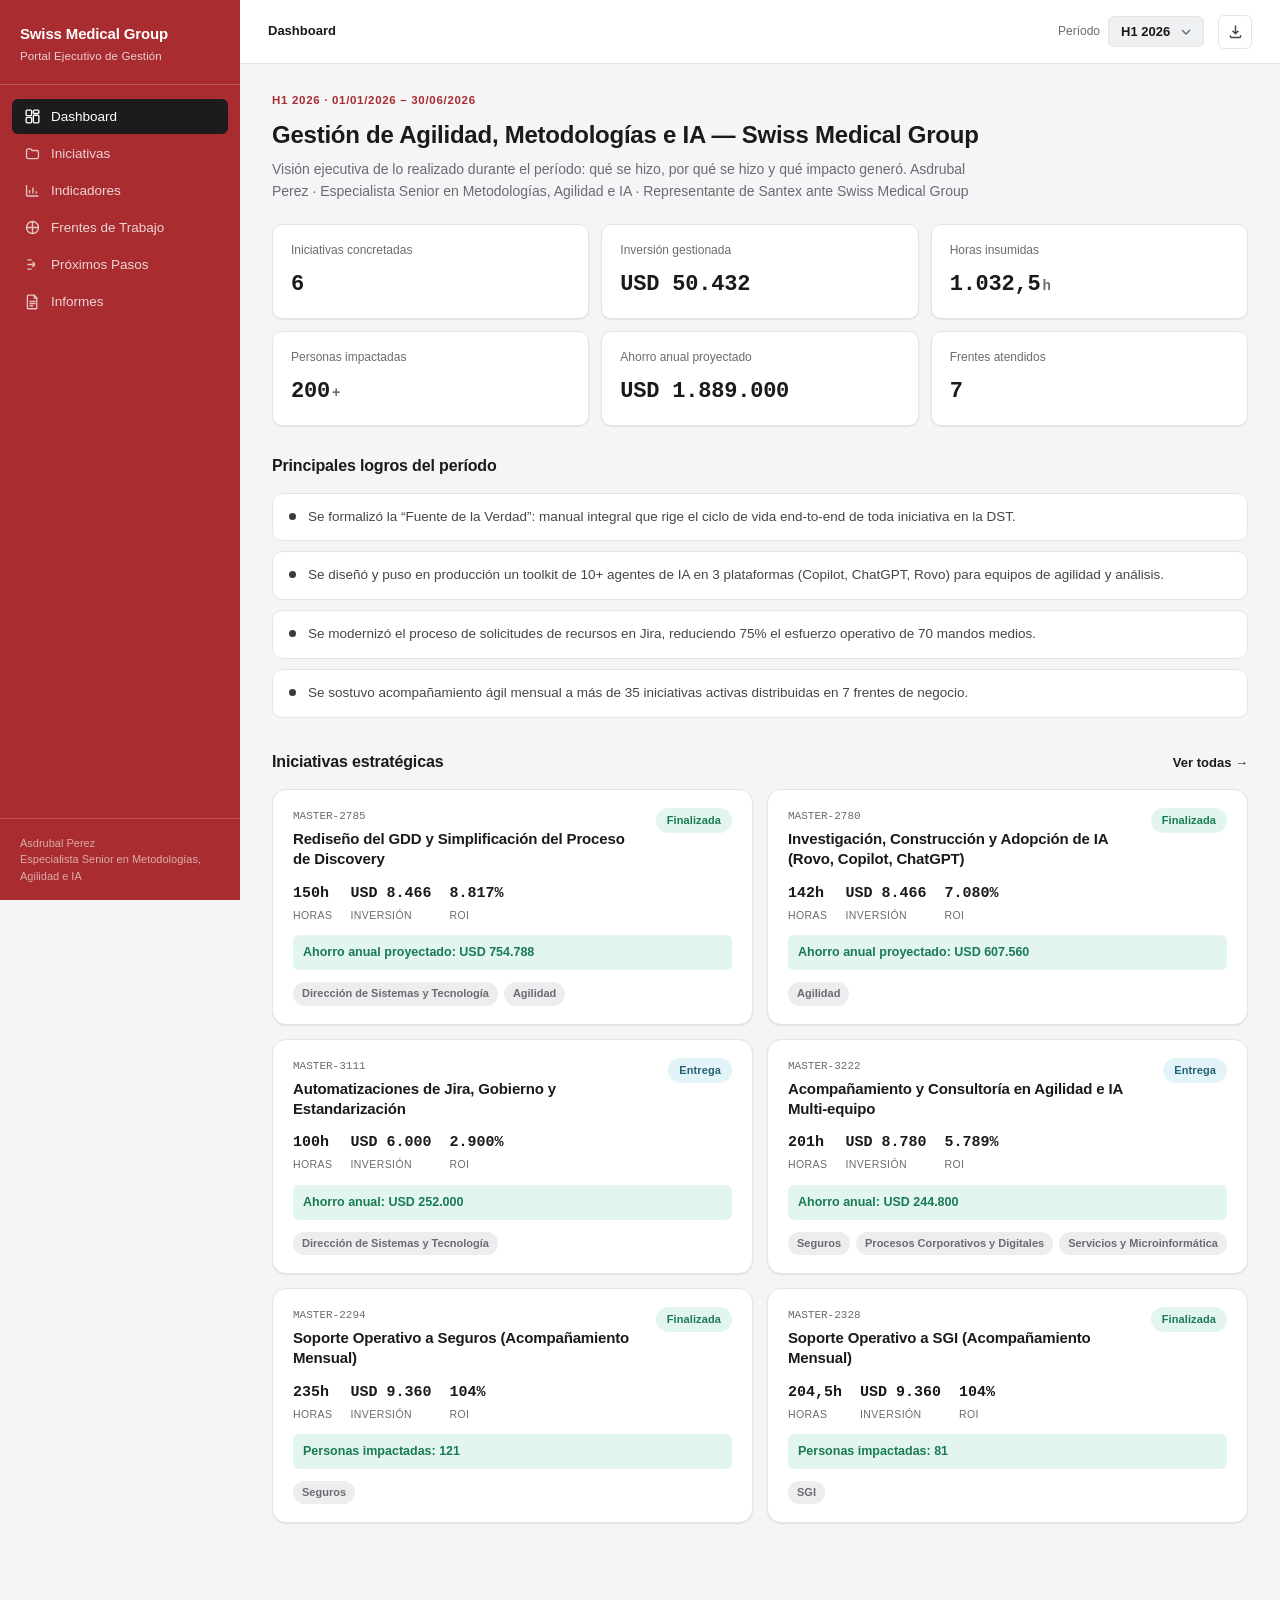
<file: index.html>
<!DOCTYPE html>
<html lang="es">
<head>
<meta charset="UTF-8">
<meta name="viewport" content="width=device-width, initial-scale=1.0">
<title>Portal Ejecutivo de Gestión · Swiss Medical Group</title>
<link rel="stylesheet" href="styles.css">
</head>
<body>
<div id="app"></div>

<script>
  // ============================================================
  // MANIFIESTO DE PERÍODOS DISPONIBLES
  //
  // Este es el ÚNICO lugar que hay que tocar para agregar un
  // período nuevo (ej. cuando llegue el informe de Q3 2026):
  //
  //   1. Sumar el archivo de datos en /data/<id>.json
  //      (mismo formato que /data/H1-2026.json)
  //   2. Agregar una entrada acá abajo
  //   3. Poner isCurrent: true en el nuevo período y
  //      false en el anterior (para que sea el que abre
  //      por defecto)
  //
  // No hace falta tocar app.js ni styles.css.
  // ============================================================
  var PERIODS_META = [
    { id: "H1-2026", label: "H1 2026", file: "data/H1-2026.json", isCurrent: true },
  ];

  var DEFAULT_PERIOD_ID = PERIODS_META.find(function (p) { return p.isCurrent; }).id;
</script>

<script src="app.js"></script>
</body>
</html>
</file>
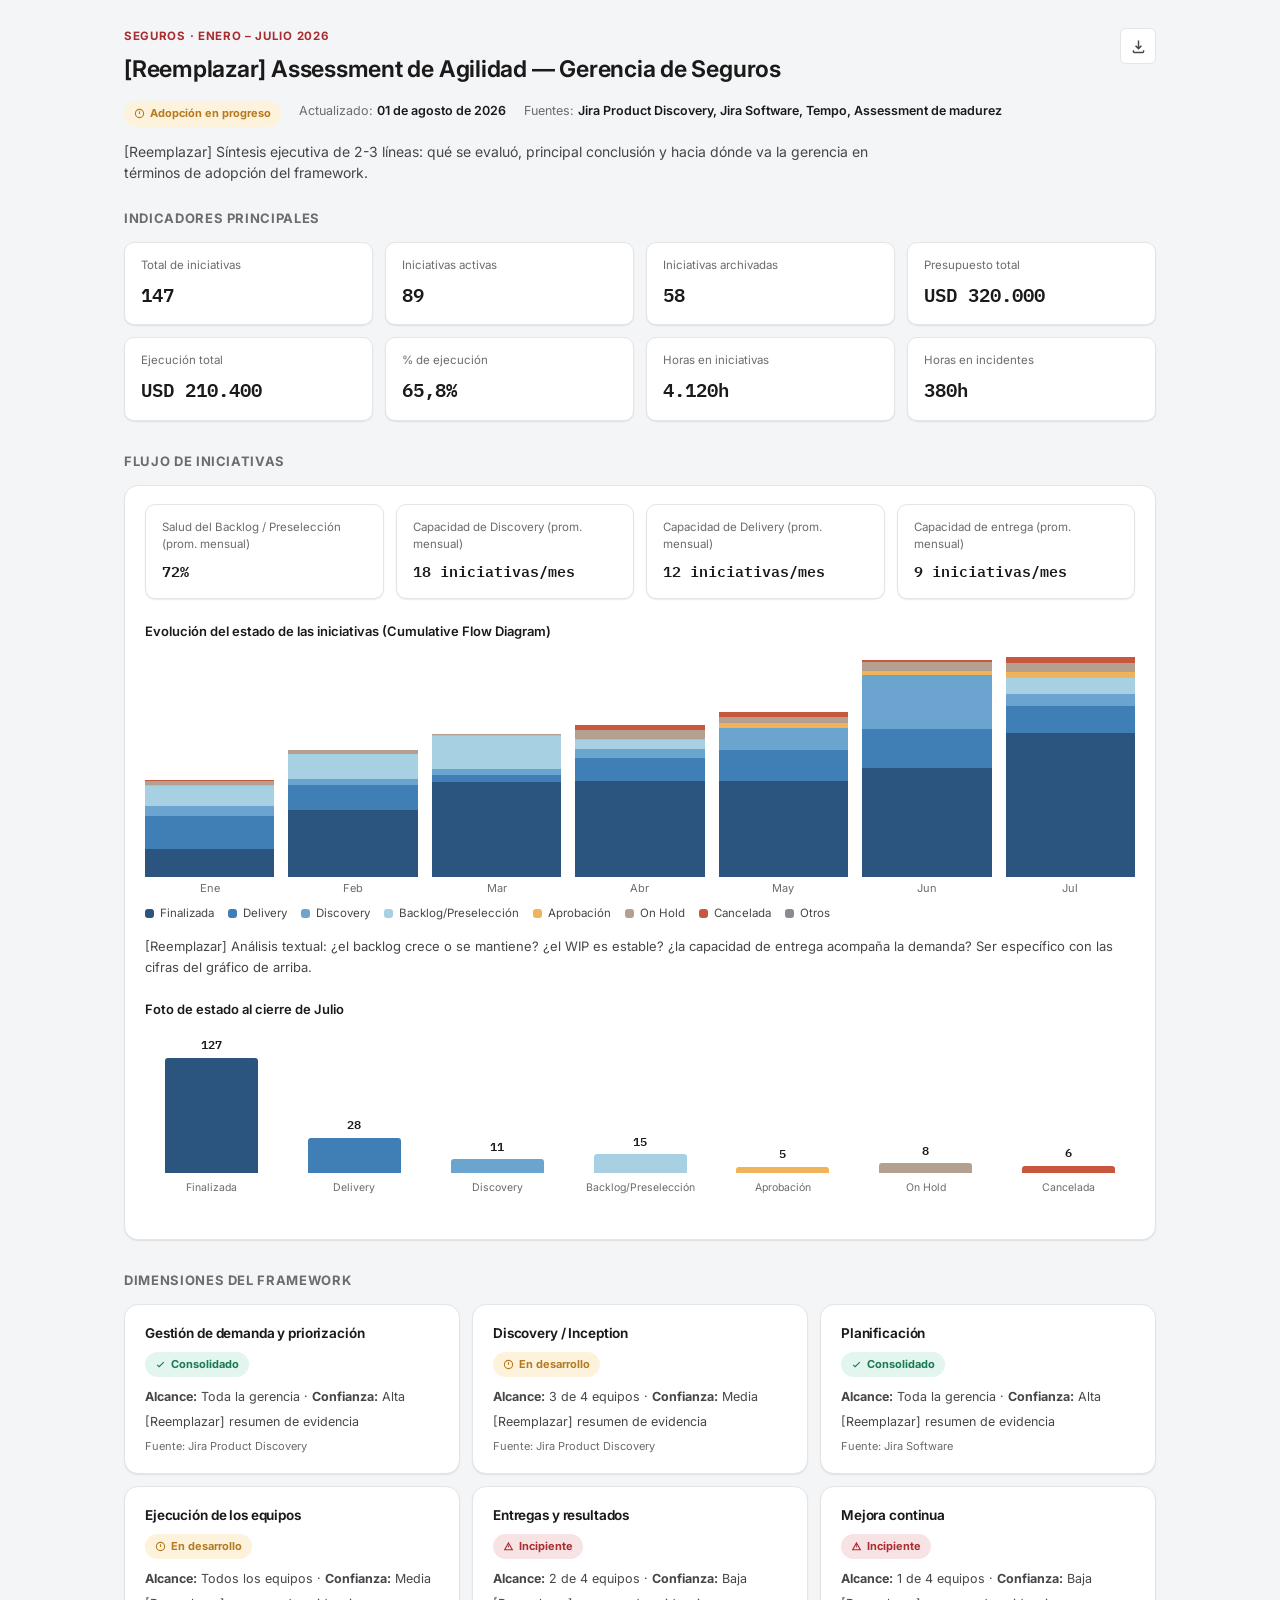
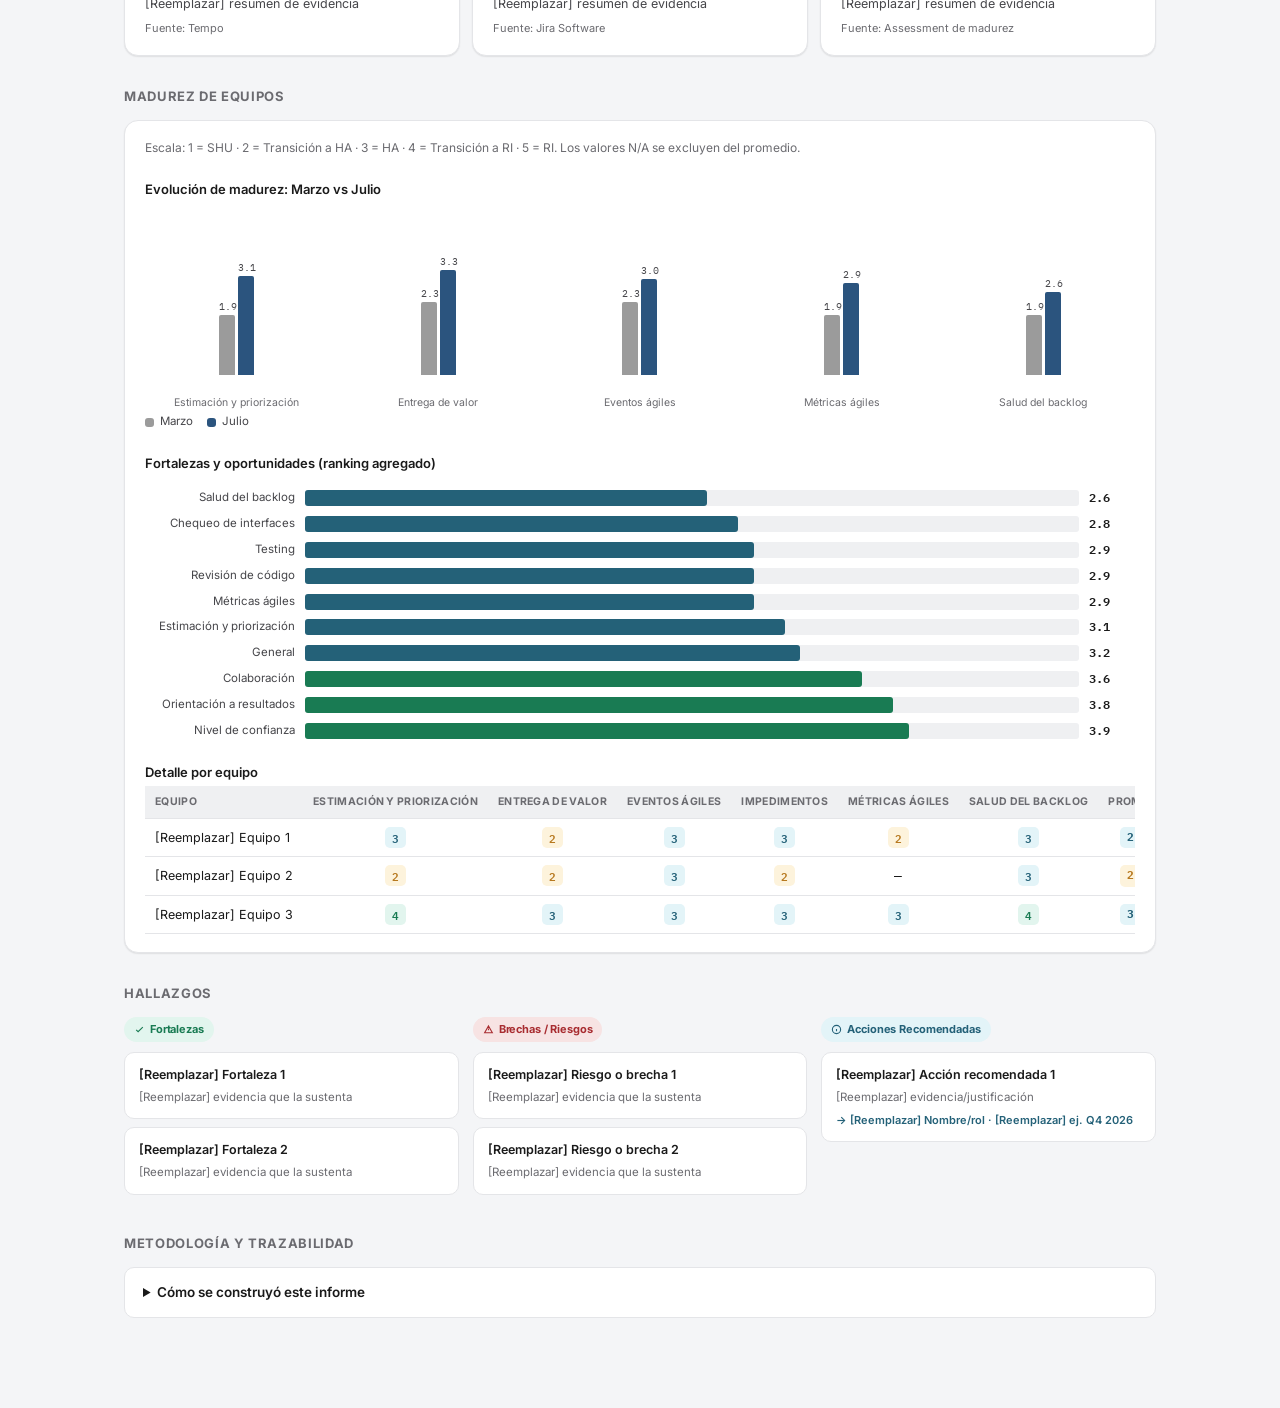
<file: informes/_TEMPLATE.html>
<!DOCTYPE html>
<html lang="es">
<head>
<meta charset="UTF-8">
<meta name="viewport" content="width=device-width, initial-scale=1.0">
<title>[Título del informe] — Swiss Medical Group</title>
<link rel="preconnect" href="https://fonts.googleapis.com">
<link href="https://fonts.googleapis.com/css2?family=Inter:wght@400;500;600;650;700&family=IBM+Plex+Mono:wght@500;600&display=swap" rel="stylesheet">
<style>
/* ============================================================
   PLANTILLA DE INFORME AUTOCONTENIDO — Portal Ejecutivo SMG
   ============================================================
   Este archivo es un ejemplo/plantilla, NO un informe real.
   Todo el contenido de abajo es de ejemplo (placeholder) — hay
   que reemplazarlo por datos reales antes de considerarlo
   terminado. Buscá "[Reemplazar]" para ubicar cada punto.

   REGLAS DE ESTE ARCHIVO:
   - Un solo archivo HTML autocontenido (CSS y JS inline, como
     este mismo). No depende de ningún otro archivo del portal.
   - Los ÚNICOS recursos externos permitidos son las fuentes de
     Google Fonts de arriba (Inter + IBM Plex Mono, las mismas
     que usa el portal). Si preferís cero dependencias externas,
     borrá esas dos líneas <link> — el CSS ya tiene un fallback a
     fuentes del sistema que se ve razonablemente similar.
   - Los datos van en el objeto DATA (abajo, en el <script>),
     separados de las funciones que arman el HTML. No hardcodees
     valores directo en las funciones de render.
   - Debe verse bien tanto dentro de un iframe del portal (~900–
     1100px de ancho) como abierto standalone a pantalla completa.
   - Accesible: no uses el color como único indicador de estado.
     Acompañalo siempre de texto o un ícono/etiqueta.
   ============================================================ */

:root {
  /* Estos son EXACTAMENTE los mismos tokens de color que usa el
     portal (styles.css). Si copiás este archivo para otro informe,
     no los cambies — así todos los informes se ven consistentes
     entre sí y con el portal, aunque cada uno sea un archivo aparte. */
  --ink: #1A1A1A;
  --ink-soft: #46464A;
  --bg: #F4F5F7;
  --surface: #FFFFFF;
  --surface-sunken: #EFF0F2;
  --border: #E4E5E8;
  --border-strong: #D2D3D7;

  --accent: #1C1C1E;
  --coral: #A82C30;
  --coral-soft: #F7E3E3;
  --green: #197B53;
  --green-soft: #E2F5EE;
  --blue: #246178;
  --blue-soft: #E3F4F8;
  --gray-status: #617086;
  --gray-status-soft: #DFE8F1;
  --yellow: #B7791F;
  --yellow-soft: #FDF3DC;
  --slate: #6B6B70;
  --slate-soft: #EDEDEF;

  --font-ui: "Inter", -apple-system, BlinkMacSystemFont, "Segoe UI", sans-serif;
  --font-mono: "IBM Plex Mono", "SFMono-Regular", Consolas, monospace;

  --radius-sm: 6px;
  --radius-md: 10px;
  --radius-lg: 14px;
  --shadow-sm: 0 1px 2px rgba(26,26,26,0.05), 0 1px 1px rgba(26,26,26,0.04);
  --shadow-md: 0 4px 12px rgba(26,26,26,0.07), 0 1px 3px rgba(26,26,26,0.05);
}

* { box-sizing: border-box; }
html, body {
  margin: 0; padding: 0;
  background: var(--bg);
  color: var(--ink);
  font-family: var(--font-ui);
  font-size: 14.5px;
  line-height: 1.55;
}
h1, h2, h3, h4 { margin: 0; font-weight: 650; letter-spacing: -0.01em; }
p { margin: 0; }
.wrap { max-width: 1080px; margin: 0 auto; padding: 28px 24px 60px; }

/* Header */
.report-header { margin-bottom: 24px; }
.report-header .eyebrow {
  font-size: 11.5px; font-weight: 700; letter-spacing: 0.06em; text-transform: uppercase;
  color: var(--coral); margin-bottom: 6px;
}
.report-header h1 { font-size: 23px; margin-bottom: 6px; }
.report-header .meta-row { display: flex; gap: 18px; flex-wrap: wrap; font-size: 12.5px; color: var(--slate); margin-top: 8px; }
.report-header .meta-row b { color: var(--ink); font-weight: 600; }

/* Sections */
.section { margin-bottom: 30px; }
.section-title {
  font-size: 13px; text-transform: uppercase; letter-spacing: 0.05em; color: var(--slate);
  font-weight: 700; margin-bottom: 14px;
}
.card {
  background: var(--surface); border: 1px solid var(--border); border-radius: var(--radius-lg);
  padding: 18px 20px; box-shadow: var(--shadow-sm);
}

/* KPI grid */
.kpi-grid { display: grid; grid-template-columns: repeat(4, 1fr); gap: 12px; }
@media (max-width: 800px) { .kpi-grid { grid-template-columns: repeat(2, 1fr); } }
.kpi-card { background: var(--surface); border: 1px solid var(--border); border-radius: var(--radius-md); padding: 14px 16px; box-shadow: var(--shadow-sm); }
.kpi-card .l { font-size: 11.5px; color: var(--slate); margin-bottom: 6px; }
.kpi-card .v { font-family: var(--font-mono); font-size: 19px; font-weight: 600; }

/* Status pill (usar SIEMPRE con texto, no solo color) */
.status-pill {
  display: inline-flex; align-items: center; gap: 5px;
  font-size: 11px; font-weight: 700; padding: 4px 10px; border-radius: 100px;
}
.status-pill.ok { background: var(--green-soft); color: var(--green); }
.status-pill.warn { background: var(--yellow-soft); color: var(--yellow); }
.status-pill.risk { background: var(--coral-soft); color: var(--coral); }
.status-pill.info { background: var(--blue-soft); color: var(--blue); }
.status-pill.neutral { background: var(--gray-status-soft); color: var(--gray-status); }
.status-pill svg { width: 11px; height: 11px; }

/* Flujo de iniciativas — Cumulative Flow Diagram: barras APILADAS por mes.
   Es correcto apilar acá porque cada mes es un reparto del total de la
   cartera por estado (las categorías son mutuamente excluyentes y suman
   el 100% de las iniciativas de ese mes). NO usar este patrón para series
   que no sean partes de un mismo total. */
.cfd-bars { display: flex; align-items: flex-end; gap: 14px; height: 220px; margin: 16px 0 6px; }
.cfd-col { flex: 1; display: flex; flex-direction: column-reverse; align-items: stretch; height: 100%; position: relative; }
.cfd-seg { width: 100%; }
.cfd-col .month-label { position: absolute; bottom: -20px; left: 0; right: 0; text-align: center; font-size: 11px; color: var(--slate); }
.chart-legend { display: flex; gap: 14px; margin-top: 28px; flex-wrap: wrap; font-size: 11.5px; color: var(--ink-soft); }
.chart-legend span { display: inline-flex; align-items: center; gap: 6px; }
.chart-legend .dot { width: 9px; height: 9px; border-radius: 3px; flex-shrink: 0; }

/* Ranking simple — UNA sola serie, una foto puntual (ej. estado al cierre
   de un mes). NO apilar: cada barra es independiente, se comparan entre sí. */
.rank-bars { display: flex; align-items: flex-end; gap: 10px; height: 160px; margin: 16px 0 26px; }
.rank-col { flex: 1; display: flex; flex-direction: column; align-items: center; height: 100%; justify-content: flex-end; }
.rank-col .rank-value { font-family: var(--font-mono); font-size: 12px; font-weight: 600; margin-bottom: 4px; }
.rank-col .rank-bar { width: 70%; border-radius: 3px 3px 0 0; }
.rank-col .rank-label { font-size: 10.5px; color: var(--slate); margin-top: 8px; text-align: center; line-height: 1.3; }

/* Comparación agrupada — DOS series lado a lado por categoría (ej. Marzo
   vs Julio). NO apilar: no son partes de un total, son dos mediciones a
   comparar una junto a la otra. */
.grouped-bars { display: flex; align-items: flex-end; gap: 18px; height: 160px; margin: 16px 0 26px; }
.grouped-col { flex: 1; display: flex; align-items: flex-end; justify-content: center; gap: 4px; height: 100%; position: relative; }
.grouped-col .bar-pair { display: flex; align-items: flex-end; gap: 3px; height: 100%; }
.grouped-col .bar-pair .gbar { width: 16px; border-radius: 2px 2px 0 0; position: relative; }
.grouped-col .gbar .gval { position: absolute; top: -16px; left: 0; right: 0; text-align: center; font-size: 10px; font-family: var(--font-mono); color: var(--ink-soft); }
.grouped-col .cat-label { position: absolute; bottom: -34px; left: -20px; right: -20px; text-align: center; font-size: 10.5px; color: var(--slate); line-height: 1.25; }

/* Ranking horizontal — buena opción cuando hay muchas categorías y los
   nombres son largos (no entran como eje X vertical). */
.hrank-list { display: flex; flex-direction: column; gap: 8px; margin: 16px 0 4px; }
.hrank-row { display: grid; grid-template-columns: 150px 1fr 46px; align-items: center; gap: 10px; }
.hrank-row .hrank-label { font-size: 11.5px; color: var(--ink-soft); text-align: right; }
.hrank-row .hrank-track { background: var(--surface-sunken); border-radius: 3px; height: 16px; position: relative; }
.hrank-row .hrank-fill { height: 100%; border-radius: 3px; }
.hrank-row .hrank-value { font-family: var(--font-mono); font-size: 11.5px; font-weight: 600; }
.chart-analysis { margin-top: 14px; font-size: 13px; color: var(--ink-soft); }
.chart-subtitle { font-size: 13px; font-weight: 600; color: var(--ink); margin: 22px 0 4px; }
.chart-subtitle:first-child { margin-top: 0; }

/* Dimensiones del framework */
.dims-grid { display: grid; grid-template-columns: repeat(3, 1fr); gap: 12px; }
@media (max-width: 900px) { .dims-grid { grid-template-columns: repeat(2, 1fr); } }
@media (max-width: 620px) { .dims-grid { grid-template-columns: 1fr; } }
.dim-card h4 { font-size: 13.5px; margin-bottom: 8px; }
.dim-card .dim-meta { display: flex; gap: 8px; flex-wrap: wrap; margin-bottom: 10px; }
.dim-card .dim-evidencia { font-size: 12.5px; color: var(--ink-soft); margin-bottom: 6px; }
.dim-card .dim-fuente { font-size: 11px; color: var(--slate); }

/* Madurez de equipos */
.madurez-legend { font-size: 12px; color: var(--slate); margin-bottom: 12px; }
.madurez-table-wrap { overflow-x: auto; }
table.madurez { width: 100%; border-collapse: collapse; font-size: 12.5px; }
table.madurez th, table.madurez td { padding: 8px 10px; border-bottom: 1px solid var(--border); text-align: left; white-space: nowrap; }
table.madurez th { font-size: 10.5px; text-transform: uppercase; letter-spacing: 0.03em; color: var(--slate); background: var(--surface-sunken); }
table.madurez td.num { font-family: var(--font-mono); text-align: center; }
.nivel-badge { display: inline-block; padding: 2px 7px; border-radius: 5px; font-size: 11px; font-weight: 600; }

/* Hallazgos */
.hallazgos-grid { display: grid; grid-template-columns: repeat(3, 1fr); gap: 14px; }
@media (max-width: 900px) { .hallazgos-grid { grid-template-columns: 1fr; } }
.hallazgo-col h4 { font-size: 13px; margin-bottom: 10px; display: flex; align-items: center; gap: 6px; }
.hallazgo-item { background: var(--surface); border: 1px solid var(--border); border-radius: var(--radius-md); padding: 12px 14px; margin-bottom: 8px; font-size: 12.5px; }
.hallazgo-item .titulo { font-weight: 600; margin-bottom: 4px; }
.hallazgo-item .evidencia { color: var(--slate); font-size: 11.5px; }
.hallazgo-item .accion-meta { margin-top: 6px; font-size: 11px; color: var(--blue); font-weight: 600; }

/* Metodología (panel colapsable nativo, sin JS) */
details.metodologia { background: var(--surface); border: 1px solid var(--border); border-radius: var(--radius-md); padding: 14px 18px; }
details.metodologia summary { cursor: pointer; font-weight: 600; font-size: 13.5px; }
details.metodologia .fuentes { margin-top: 12px; display: flex; flex-wrap: wrap; gap: 8px; }
details.metodologia .fuente-chip { font-size: 11.5px; background: var(--slate-soft); color: var(--ink-soft); padding: 4px 10px; border-radius: 100px; }
details.metodologia p { font-size: 12.5px; color: var(--ink-soft); margin-top: 10px; }

/* Botón de descarga — mismo estilo que el botón principal del portal */
.report-header-row { display: flex; justify-content: space-between; align-items: flex-start; gap: 16px; }
.download-btn {
  display: flex; align-items: center; justify-content: center;
  width: 36px; height: 36px; flex-shrink: 0;
  border-radius: var(--radius-sm);
  border: 1px solid var(--border);
  background: var(--surface);
  color: var(--ink-soft);
  cursor: pointer;
  transition: background 0.12s ease, border-color 0.12s ease, color 0.12s ease;
}
.download-btn:hover { background: var(--surface-sunken); border-color: var(--border-strong); color: var(--ink); }
.download-btn svg { width: 17px; height: 17px; }

@media print {
  .download-btn { display: none !important; }
  * { -webkit-print-color-adjust: exact !important; print-color-adjust: exact !important; color-adjust: exact !important; }
  @page { margin: 14mm 12mm; }
  .card, .kpi-card, .dim-card, .hallazgo-item { break-inside: avoid; }
}
</style>
</head>
<body>
<div class="wrap" id="app"></div>

<script>
// ============================================================
// DATA — todo el contenido variable va acá. [Reemplazar] por
// datos reales. Nada de esto debería vivir hardcodeado dentro
// de las funciones de render de más abajo.
// ============================================================
const DATA = {
  meta: {
    titulo: "[Reemplazar] Assessment de Agilidad — Gerencia de Seguros",
    gerencia: "Seguros",
    periodo: "Enero – Julio 2026",
    estadoGeneral: { label: "Adopción en progreso", tipo: "warn" }, // tipo: ok | warn | risk | info | neutral
    fechaActualizacion: "2026-08-01",
    sintesis: "[Reemplazar] Síntesis ejecutiva de 2-3 líneas: qué se evaluó, principal conclusión y hacia dónde va la gerencia en términos de adopción del framework.",
    fuentes: ["Jira Product Discovery", "Jira Software", "Tempo", "Assessment de madurez"],
  },

  kpis: [
    { label: "Total de iniciativas", value: "147" },
    { label: "Iniciativas activas", value: "89" },
    { label: "Iniciativas archivadas", value: "58" },
    { label: "Presupuesto total", value: "USD 320.000" },
    { label: "Ejecución total", value: "USD 210.400" },
    { label: "% de ejecución", value: "65,8%" },
    { label: "Horas en iniciativas", value: "4.120h" },
    { label: "Horas en incidentes", value: "380h" },
  ],

  // Flujo de iniciativas: Cumulative Flow Diagram — cada mes reparte el
  // total de la cartera en 7 estados mutuamente excluyentes (por eso se
  // apila correctamente: la suma de las 7 categorías = total del mes).
  flujo: {
    capacidades: [
      { label: "Salud del Backlog / Preselección (prom. mensual)", value: "72%" },
      { label: "Capacidad de Discovery (prom. mensual)", value: "18 iniciativas/mes" },
      { label: "Capacidad de Delivery (prom. mensual)", value: "12 iniciativas/mes" },
      { label: "Capacidad de entrega (prom. mensual)", value: "9 iniciativas/mes" },
    ],
    // Colores tomados 1:1 del informe de referencia — mantenerlos así para
    // que todo lo que sea "estado de iniciativas" se vea igual entre informes.
    estadosColores: {
      finalizada: "#2B547E", delivery: "#3F7FB5", discovery: "#6AA4CF",
      backlog: "#A8D0E3", aprobacion: "#F0B35A", onhold: "#B3A08F",
      cancelada: "#C9573E", otros: "#8A8A90",
    },
    estadosLabels: {
      finalizada: "Finalizada", delivery: "Delivery", discovery: "Discovery",
      backlog: "Backlog/Preselección", aprobacion: "Aprobación", onhold: "On Hold",
      cancelada: "Cancelada", otros: "Otros",
    },
    meses: [
      { mes: "Ene", finalizada: 25, delivery: 30, discovery: 9, backlog: 18, aprobacion: 1, onhold: 4, cancelada: 1, otros: 0 },
      { mes: "Feb", finalizada: 61, delivery: 22, discovery: 6, backlog: 23, aprobacion: 0, onhold: 3, cancelada: 0, otros: 0 },
      { mes: "Mar", finalizada: 86, delivery: 6, discovery: 6, backlog: 30, aprobacion: 1, onhold: 1, cancelada: 0, otros: 0 },
      { mes: "Abr", finalizada: 87, delivery: 21, discovery: 8, backlog: 8, aprobacion: 1, onhold: 8, cancelada: 5, otros: 0 },
      { mes: "May", finalizada: 87, delivery: 28, discovery: 20, backlog: 0, aprobacion: 5, onhold: 5, cancelada: 5, otros: 0 },
      { mes: "Jun", finalizada: 99, delivery: 35, discovery: 49, backlog: 0, aprobacion: 4, onhold: 8, cancelada: 2, otros: 0 },
      { mes: "Jul", finalizada: 131, delivery: 24, discovery: 11, backlog: 15, aprobacion: 5, onhold: 8, cancelada: 6, otros: 0 },
    ],
    analisis: "[Reemplazar] Análisis textual: ¿el backlog crece o se mantiene? ¿el WIP es estable? ¿la capacidad de entrega acompaña la demanda? Ser específico con las cifras del gráfico de arriba.",
  },

  // Foto de cierre: UNA sola serie, una foto puntual del último mes — NO es
  // acumulativo, por eso NO se apila. Cada barra es independiente.
  fotoCierre: {
    mes: "Julio",
    items: [
      { label: "Finalizada", value: 127, color: "#2B547E" },
      { label: "Delivery", value: 28, color: "#3F7FB5" },
      { label: "Discovery", value: 11, color: "#6AA4CF" },
      { label: "Backlog/Preselección", value: 15, color: "#A8D0E3" },
      { label: "Aprobación", value: 5, color: "#F0B35A" },
      { label: "On Hold", value: 8, color: "#B3A08F" },
      { label: "Cancelada", value: 6, color: "#C9573E" },
    ],
  },

  // Las 6 dimensiones del framework
  dimensiones: [
    { nombre: "Gestión de demanda y priorización", estado: "Consolidado", tipo: "ok", alcance: "Toda la gerencia", confianza: "Alta", evidencia: "[Reemplazar] resumen de evidencia", fuente: "Jira Product Discovery" },
    { nombre: "Discovery / Inception", estado: "En desarrollo", tipo: "warn", alcance: "3 de 4 equipos", confianza: "Media", evidencia: "[Reemplazar] resumen de evidencia", fuente: "Jira Product Discovery" },
    { nombre: "Planificación", estado: "Consolidado", tipo: "ok", alcance: "Toda la gerencia", confianza: "Alta", evidencia: "[Reemplazar] resumen de evidencia", fuente: "Jira Software" },
    { nombre: "Ejecución de los equipos", estado: "En desarrollo", tipo: "warn", alcance: "Todos los equipos", confianza: "Media", evidencia: "[Reemplazar] resumen de evidencia", fuente: "Tempo" },
    { nombre: "Entregas y resultados", estado: "Incipiente", tipo: "risk", alcance: "2 de 4 equipos", confianza: "Baja", evidencia: "[Reemplazar] resumen de evidencia", fuente: "Jira Software" },
    { nombre: "Mejora continua", estado: "Incipiente", tipo: "risk", alcance: "1 de 4 equipos", confianza: "Baja", evidencia: "[Reemplazar] resumen de evidencia", fuente: "Assessment de madurez" },
  ],

  // Comparación agrupada — DOS momentos por dimensión (no se apila, son
  // dos mediciones independientes que se comparan lado a lado).
  madurezComparacion: {
    serieA: { label: "Marzo", color: "#9B9B9B" },
    serieB: { label: "Julio", color: "#2B547E" },
    dimensiones: [
      { label: "Estimación y priorización", a: 1.9, b: 3.1 },
      { label: "Entrega de valor", a: 2.3, b: 3.3 },
      { label: "Eventos ágiles", a: 2.3, b: 3.0 },
      { label: "Métricas ágiles", a: 1.9, b: 2.9 },
      { label: "Salud del backlog", a: 1.9, b: 2.6 },
    ],
  },

  // Ranking horizontal agregado (todas las prácticas, no por equipo) — útil
  // cuando hay muchas categorías con nombres largos.
  madurezRanking: [
    { label: "Salud del backlog", value: 2.6 },
    { label: "Chequeo de interfaces", value: 2.8 },
    { label: "Testing", value: 2.9 },
    { label: "Revisión de código", value: 2.9 },
    { label: "Métricas ágiles", value: 2.9 },
    { label: "Estimación y priorización", value: 3.1 },
    { label: "General", value: 3.2 },
    { label: "Colaboración", value: 3.6 },
    { label: "Orientación a resultados", value: 3.8 },
    { label: "Nivel de confianza", value: 3.9 },
  ],

  // Madurez de equipos — 1=SHU, 2=Transición a HA, 3=HA, 4=Transición a RI, 5=RI
  // Usar null (no el string "N/A") para excluirlo del promedio.
  madurezNiveles: { 1: "SHU", 2: "Transición a HA", 3: "HA", 4: "Transición a RI", 5: "RI" },
  madurezPracticas: ["Estimación y priorización", "Entrega de valor", "Eventos ágiles", "Impedimentos", "Métricas ágiles", "Salud del backlog"],
  madurezEquipos: [
    { equipo: "[Reemplazar] Equipo 1", valores: [3, 2, 3, 3, 2, 3] },
    { equipo: "[Reemplazar] Equipo 2", valores: [2, 2, 3, 2, null, 3] },
    { equipo: "[Reemplazar] Equipo 3", valores: [4, 3, 3, 3, 3, 4] },
  ],

  hallazgos: {
    fortalezas: [
      { titulo: "[Reemplazar] Fortaleza 1", evidencia: "[Reemplazar] evidencia que la sustenta" },
      { titulo: "[Reemplazar] Fortaleza 2", evidencia: "[Reemplazar] evidencia que la sustenta" },
    ],
    riesgos: [
      { titulo: "[Reemplazar] Riesgo o brecha 1", evidencia: "[Reemplazar] evidencia que la sustenta" },
      { titulo: "[Reemplazar] Riesgo o brecha 2", evidencia: "[Reemplazar] evidencia que la sustenta" },
    ],
    acciones: [
      { titulo: "[Reemplazar] Acción recomendada 1", evidencia: "[Reemplazar] evidencia/justificación", responsable: "[Reemplazar] Nombre/rol", plazo: "[Reemplazar] ej. Q4 2026" },
    ],
  },

  metodologia: {
    resumen: "Los resultados se construyeron combinando datos de Jira Product Discovery (iniciativas y su estado), Jira Software (ejecución y entregas), Tempo (horas reales) y un assessment de madurez aplicado a los equipos.",
    fuentes: ["Jira Product Discovery", "Jira Software", "Tempo", "Assessment de madurez (encuesta a equipos)"],
    definiciones: "[Reemplazar] Definiciones y criterios de cálculo relevantes — por ejemplo, cómo se calcula 'capacidad de Discovery' o qué se considera 'iniciativa activa'.",
  },
};

// ============================================================
// RENDER — funciones que arman el HTML a partir de DATA.
// No debería hacer falta tocar nada de acá al completar un
// informe nuevo; alcanza con editar el objeto DATA de arriba.
// ============================================================

function el(html) {
  const t = document.createElement("template");
  t.innerHTML = html.trim();
  return t.content.firstElementChild;
}

function statusPillIcon(tipo) {
  const icons = {
    ok: '<svg viewBox="0 0 20 20" fill="none" stroke="currentColor" stroke-width="2"><path d="M4 10.5l3.5 3.5L16 5.5"/></svg>',
    warn: '<svg viewBox="0 0 20 20" fill="none" stroke="currentColor" stroke-width="2"><path d="M10 6v5M10 14h.01"/><circle cx="10" cy="10" r="7.5"/></svg>',
    risk: '<svg viewBox="0 0 20 20" fill="none" stroke="currentColor" stroke-width="2"><path d="M10 3.5l7 12.5H3z M10 8v3.5M10 14h.01"/></svg>',
    info: '<svg viewBox="0 0 20 20" fill="none" stroke="currentColor" stroke-width="2"><circle cx="10" cy="10" r="7.5"/><path d="M10 9v4M10 6.5h.01"/></svg>',
    neutral: '<svg viewBox="0 0 20 20" fill="none" stroke="currentColor" stroke-width="2"><circle cx="10" cy="10" r="7.5"/></svg>',
  };
  return icons[tipo] || icons.neutral;
}

function renderHeader() {
  const m = DATA.meta;
  return el(`
    <div class="report-header">
      <div class="report-header-row">
        <div style="flex:1;">
          <div class="eyebrow">${m.gerencia} · ${m.periodo}</div>
          <h1>${m.titulo}</h1>
        </div>
        <button class="download-btn" id="download-btn" title="Descargar informe en PDF" onclick="window.print()">
          <svg viewBox="0 0 20 20" fill="none" stroke="currentColor" stroke-width="1.7"><path d="M10 3v9.5M6.5 9l3.5 3.5L13.5 9"/><path d="M4 14.5v1.3a1.2 1.2 0 001.2 1.2h9.6a1.2 1.2 0 001.2-1.2v-1.3"/></svg>
        </button>
      </div>
      <div class="meta-row">
        <span class="status-pill ${m.estadoGeneral.tipo}">${statusPillIcon(m.estadoGeneral.tipo)} ${m.estadoGeneral.label}</span>
        <span>Actualizado: <b>${fmtFecha(m.fechaActualizacion)}</b></span>
        <span>Fuentes: <b>${m.fuentes.join(", ")}</b></span>
      </div>
      <p style="margin-top:14px; font-size:14px; color:var(--ink-soft); max-width:760px;">${m.sintesis}</p>
    </div>
  `);
}

function fmtFecha(iso) {
  const d = new Date(iso + "T00:00:00");
  if (isNaN(d)) return iso;
  return d.toLocaleDateString("es-AR", { day: "2-digit", month: "long", year: "numeric" });
}

function renderKpis() {
  const section = el(`<div class="section"><div class="section-title">Indicadores Principales</div><div class="kpi-grid"></div></div>`);
  const grid = section.querySelector(".kpi-grid");
  DATA.kpis.forEach(k => grid.appendChild(el(`<div class="kpi-card"><div class="l">${k.label}</div><div class="v">${k.value}</div></div>`)));
  return section;
}

function renderFlujo() {
  const f = DATA.flujo;
  const section = el(`<div class="section"><div class="section-title">Flujo de Iniciativas</div><div class="card"></div></div>`);
  const card = section.querySelector(".card");

  const capsGrid = el(`<div class="kpi-grid" style="margin-bottom:6px;"></div>`);
  f.capacidades.forEach(c => capsGrid.appendChild(el(`<div class="kpi-card"><div class="l">${c.label}</div><div class="v" style="font-size:15px;">${c.value}</div></div>`)));
  card.appendChild(capsGrid);

  card.appendChild(el(`<div class="chart-subtitle">Evolución del estado de las iniciativas (Cumulative Flow Diagram)</div>`));

  // CFD: apilado correcto — cada mes es el reparto del total de la cartera
  // en 7 estados que suman el 100% de las iniciativas de ese mes.
  const estados = Object.keys(f.estadosColores);
  const maxTotal = Math.max(...f.meses.map(m => estados.reduce((s, k) => s + m[k], 0)));
  const cfd = el(`<div class="cfd-bars"></div>`);
  f.meses.forEach(m => {
    const col = el(`<div class="cfd-col"><span class="month-label">${m.mes}</span></div>`);
    const total = estados.reduce((s, k) => s + m[k], 0);
    // Orden de apilado: Finalizada abajo (como en el informe de referencia)
    estados.forEach(k => {
      const h = (m[k] / maxTotal) * 100;
      if (h <= 0) return;
      col.appendChild(el(`<div class="cfd-seg" style="height:${h}%; background:${f.estadosColores[k]};" title="${f.estadosLabels[k]}: ${m[k]}"></div>`));
    });
    col.title = `Total: ${total}`;
    cfd.appendChild(col);
  });
  card.appendChild(cfd);

  const legend = el(`<div class="chart-legend"></div>`);
  estados.forEach(k => legend.appendChild(el(`<span><span class="dot" style="background:${f.estadosColores[k]};"></span>${f.estadosLabels[k]}</span>`)));
  card.appendChild(legend);
  card.appendChild(el(`<p class="chart-analysis">${f.analisis}</p>`));

  // Subsección: foto de cierre — UNA sola serie, foto puntual del mes,
  // NO se apila (cada barra es independiente, se comparan entre sí).
  const fc = DATA.fotoCierre;
  card.appendChild(el(`<div class="chart-subtitle">Foto de estado al cierre de ${fc.mes}</div>`));
  const maxFc = Math.max(...fc.items.map(i => i.value));
  const rankWrap = el(`<div class="rank-bars"></div>`);
  fc.items.forEach(i => {
    const h = (i.value / maxFc) * 100;
    rankWrap.appendChild(el(`
      <div class="rank-col">
        <span class="rank-value">${i.value}</span>
        <div class="rank-bar" style="height:${h}%; background:${i.color};"></div>
        <span class="rank-label">${i.label}</span>
      </div>
    `));
  });
  card.appendChild(rankWrap);

  return section;
}

function renderDimensiones() {
  const section = el(`<div class="section"><div class="section-title">Dimensiones del Framework</div><div class="dims-grid"></div></div>`);
  const grid = section.querySelector(".dims-grid");
  DATA.dimensiones.forEach(d => {
    grid.appendChild(el(`
      <div class="card dim-card">
        <h4>${d.nombre}</h4>
        <div class="dim-meta">
          <span class="status-pill ${d.tipo}">${statusPillIcon(d.tipo)} ${d.estado}</span>
        </div>
        <div class="dim-evidencia"><b>Alcance:</b> ${d.alcance} · <b>Confianza:</b> ${d.confianza}</div>
        <div class="dim-evidencia">${d.evidencia}</div>
        <div class="dim-fuente">Fuente: ${d.fuente}</div>
      </div>
    `));
  });
  return section;
}

function nivelColor(n) {
  if (n == null) return { bg: "var(--slate-soft)", fg: "var(--slate)" };
  if (n <= 1.5) return { bg: "var(--coral-soft)", fg: "var(--coral)" };
  if (n <= 2.5) return { bg: "var(--yellow-soft)", fg: "var(--yellow)" };
  if (n <= 3.5) return { bg: "var(--blue-soft)", fg: "var(--blue)" };
  return { bg: "var(--green-soft)", fg: "var(--green)" };
}

function renderMadurez() {
  const section = el(`<div class="section"><div class="section-title">Madurez de Equipos</div><div class="card"></div></div>`);
  const card = section.querySelector(".card");

  const leyenda = Object.entries(DATA.madurezNiveles).map(([n, label]) => `${n} = ${label}`).join(" · ");
  card.appendChild(el(`<p class="madurez-legend">Escala: ${leyenda}. Los valores N/A se excluyen del promedio.</p>`));

  // Comparación agrupada — DOS mediciones lado a lado por dimensión.
  // NO se apila: no son partes de un total, son dos fotos independientes.
  const mc = DATA.madurezComparacion;
  card.appendChild(el(`<div class="chart-subtitle">Evolución de madurez: ${mc.serieA.label} vs ${mc.serieB.label}</div>`));
  const grouped = el(`<div class="grouped-bars"></div>`);
  mc.dimensiones.forEach(d => {
    const col = el(`<div class="grouped-col"><span class="cat-label">${d.label}</span></div>`);
    const pair = el(`<div class="bar-pair"></div>`);
    [["a", mc.serieA], ["b", mc.serieB]].forEach(([key, serie]) => {
      const h = (d[key] / 5) * 100; // escala fija 0-5
      pair.appendChild(el(`<div class="gbar" style="height:${h}%; background:${serie.color};"><span class="gval">${d[key].toFixed(1)}</span></div>`));
    });
    col.appendChild(pair);
    grouped.appendChild(col);
  });
  card.appendChild(grouped);
  card.appendChild(el(`
    <div class="chart-legend" style="margin-top:38px;">
      <span><span class="dot" style="background:${mc.serieA.color};"></span>${mc.serieA.label}</span>
      <span><span class="dot" style="background:${mc.serieB.color};"></span>${mc.serieB.label}</span>
    </div>
  `));

  // Ranking horizontal agregado — útil con muchas categorías / nombres largos.
  card.appendChild(el(`<div class="chart-subtitle">Fortalezas y oportunidades (ranking agregado)</div>`));
  const hrankList = el(`<div class="hrank-list"></div>`);
  const maxRank = 5; // escala fija 0-5
  DATA.madurezRanking.forEach(r => {
    const pct = (r.value / maxRank) * 100;
    const c = nivelColor(r.value);
    hrankList.appendChild(el(`
      <div class="hrank-row">
        <span class="hrank-label">${r.label}</span>
        <div class="hrank-track"><div class="hrank-fill" style="width:${pct}%; background:${c.fg};"></div></div>
        <span class="hrank-value">${r.value.toFixed(1)}</span>
      </div>
    `));
  });
  card.appendChild(hrankList);

  // Tabla de madurez por equipo (detalle)
  card.appendChild(el(`<div class="chart-subtitle">Detalle por equipo</div>`));
  const tableWrap = el(`<div class="madurez-table-wrap"></div>`);
  const table = el(`<table class="madurez"><thead><tr><th>Equipo</th>${DATA.madurezPracticas.map(p => `<th>${p}</th>`).join("")}<th>Promedio</th></tr></thead><tbody></tbody></table>`);
  const tbody = table.querySelector("tbody");

  DATA.madurezEquipos.forEach(eq => {
    const validos = eq.valores.filter(v => v != null);
    const prom = validos.length ? (validos.reduce((a, b) => a + b, 0) / validos.length) : null;
    const row = el(`<tr><td>${eq.equipo}</td></tr>`);
    eq.valores.forEach(v => {
      const c = nivelColor(v);
      row.appendChild(el(`<td class="num">${v == null ? "—" : `<span class="nivel-badge" style="background:${c.bg}; color:${c.fg};">${v}</span>`}</td>`));
    });
    const cProm = nivelColor(prom);
    row.appendChild(el(`<td class="num"><span class="nivel-badge" style="background:${cProm.bg}; color:${cProm.fg}; font-weight:700;">${prom == null ? "—" : prom.toFixed(1)}</span></td>`));
    tbody.appendChild(row);
  });

  tableWrap.appendChild(table);
  card.appendChild(tableWrap);
  return section;
}

function renderHallazgos() {
  const h = DATA.hallazgos;
  const section = el(`<div class="section"><div class="section-title">Hallazgos</div><div class="hallazgos-grid"></div></div>`);
  const grid = section.querySelector(".hallazgos-grid");

  const col1 = el(`<div class="hallazgo-col"><h4><span class="status-pill ok">${statusPillIcon("ok")} Fortalezas</span></h4></div>`);
  h.fortalezas.forEach(f => col1.appendChild(el(`<div class="hallazgo-item"><div class="titulo">${f.titulo}</div><div class="evidencia">${f.evidencia}</div></div>`)));

  const col2 = el(`<div class="hallazgo-col"><h4><span class="status-pill risk">${statusPillIcon("risk")} Brechas / Riesgos</span></h4></div>`);
  h.riesgos.forEach(r => col2.appendChild(el(`<div class="hallazgo-item"><div class="titulo">${r.titulo}</div><div class="evidencia">${r.evidencia}</div></div>`)));

  const col3 = el(`<div class="hallazgo-col"><h4><span class="status-pill info">${statusPillIcon("info")} Acciones Recomendadas</span></h4></div>`);
  h.acciones.forEach(a => col3.appendChild(el(`<div class="hallazgo-item"><div class="titulo">${a.titulo}</div><div class="evidencia">${a.evidencia}</div><div class="accion-meta">→ ${a.responsable} · ${a.plazo}</div></div>`)));

  grid.appendChild(col1); grid.appendChild(col2); grid.appendChild(col3);
  return section;
}

function renderMetodologia() {
  const m = DATA.metodologia;
  return el(`
    <div class="section">
      <div class="section-title">Metodología y Trazabilidad</div>
      <details class="metodologia">
        <summary>Cómo se construyó este informe</summary>
        <p>${m.resumen}</p>
        <div class="fuentes">${m.fuentes.map(f => `<span class="fuente-chip">${f}</span>`).join("")}</div>
        <p>${m.definiciones}</p>
      </details>
    </div>
  `);
}

// ------------------------------------------------------------
// INIT
// ------------------------------------------------------------
const app = document.getElementById("app");
app.appendChild(renderHeader());
app.appendChild(renderKpis());
app.appendChild(renderFlujo());
app.appendChild(renderDimensiones());
app.appendChild(renderMadurez());
app.appendChild(renderHallazgos());
app.appendChild(renderMetodologia());
</script>
</body>
</html>
</file>
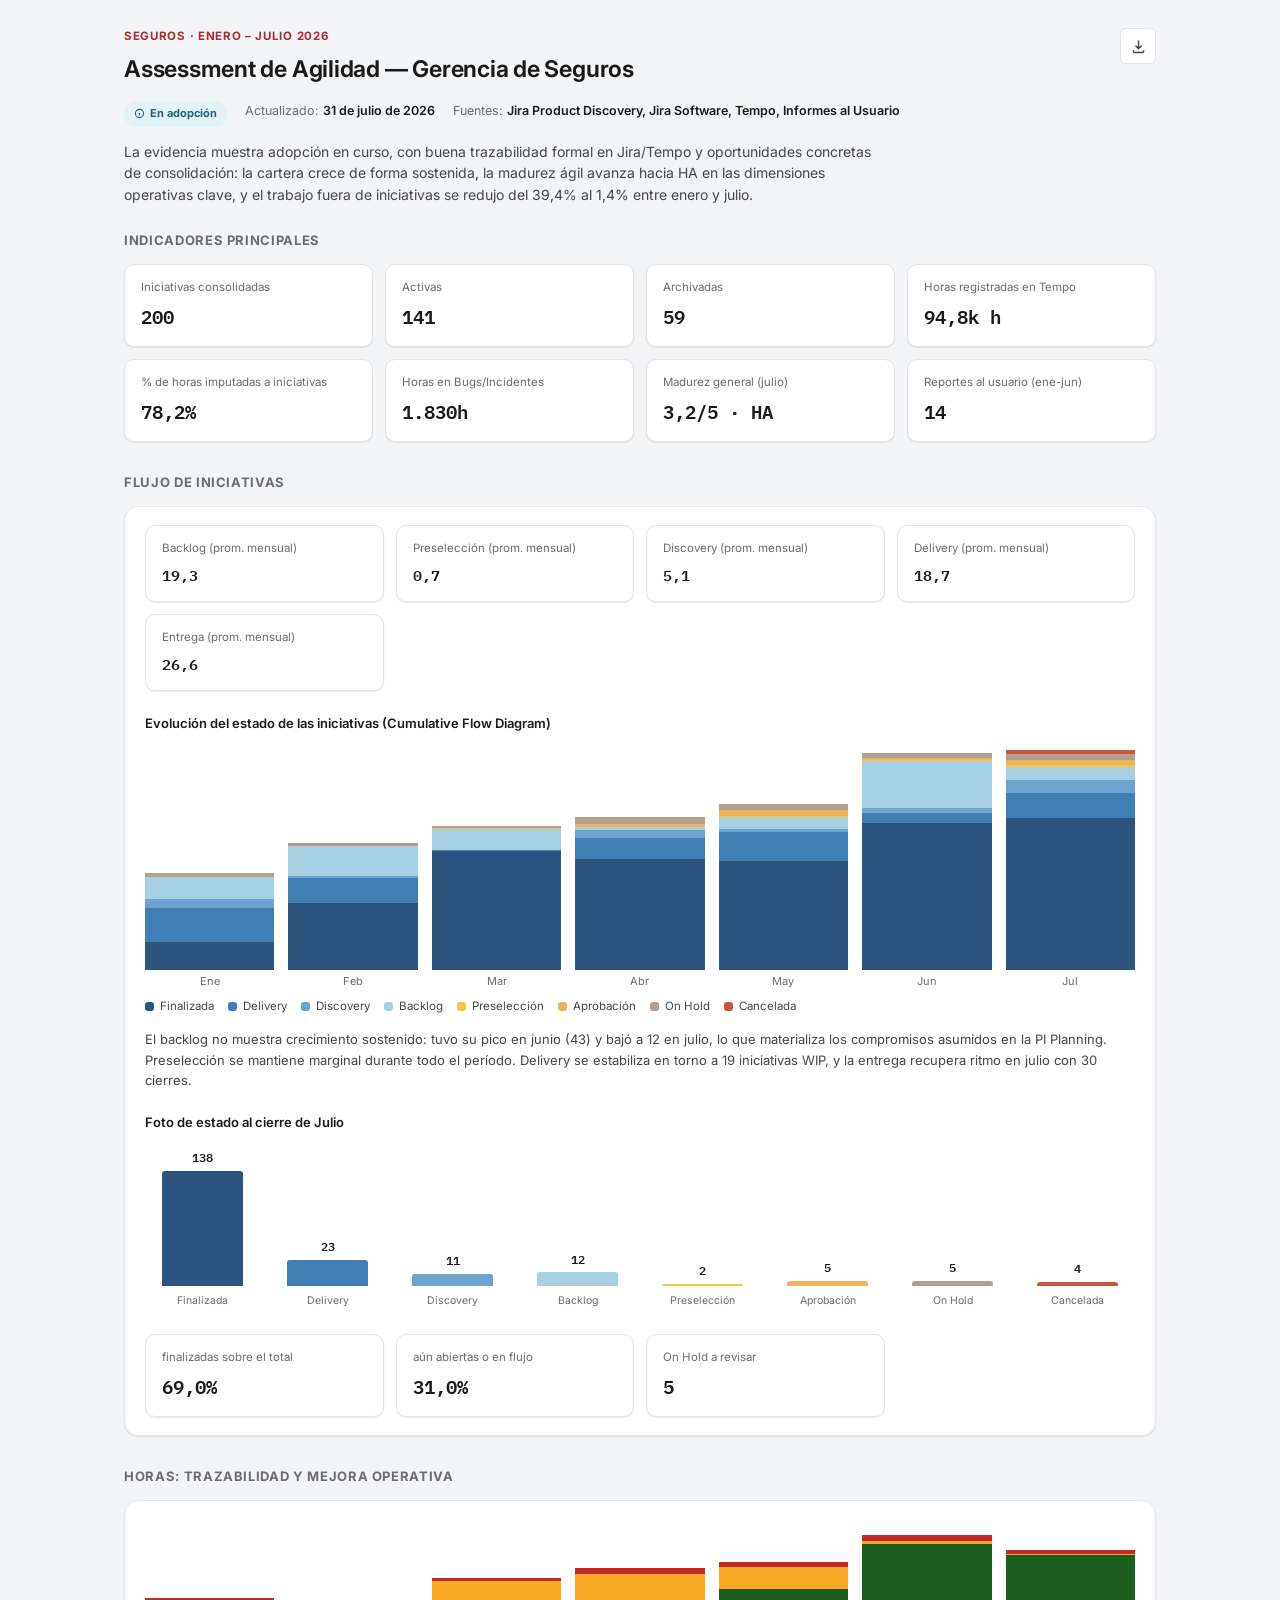
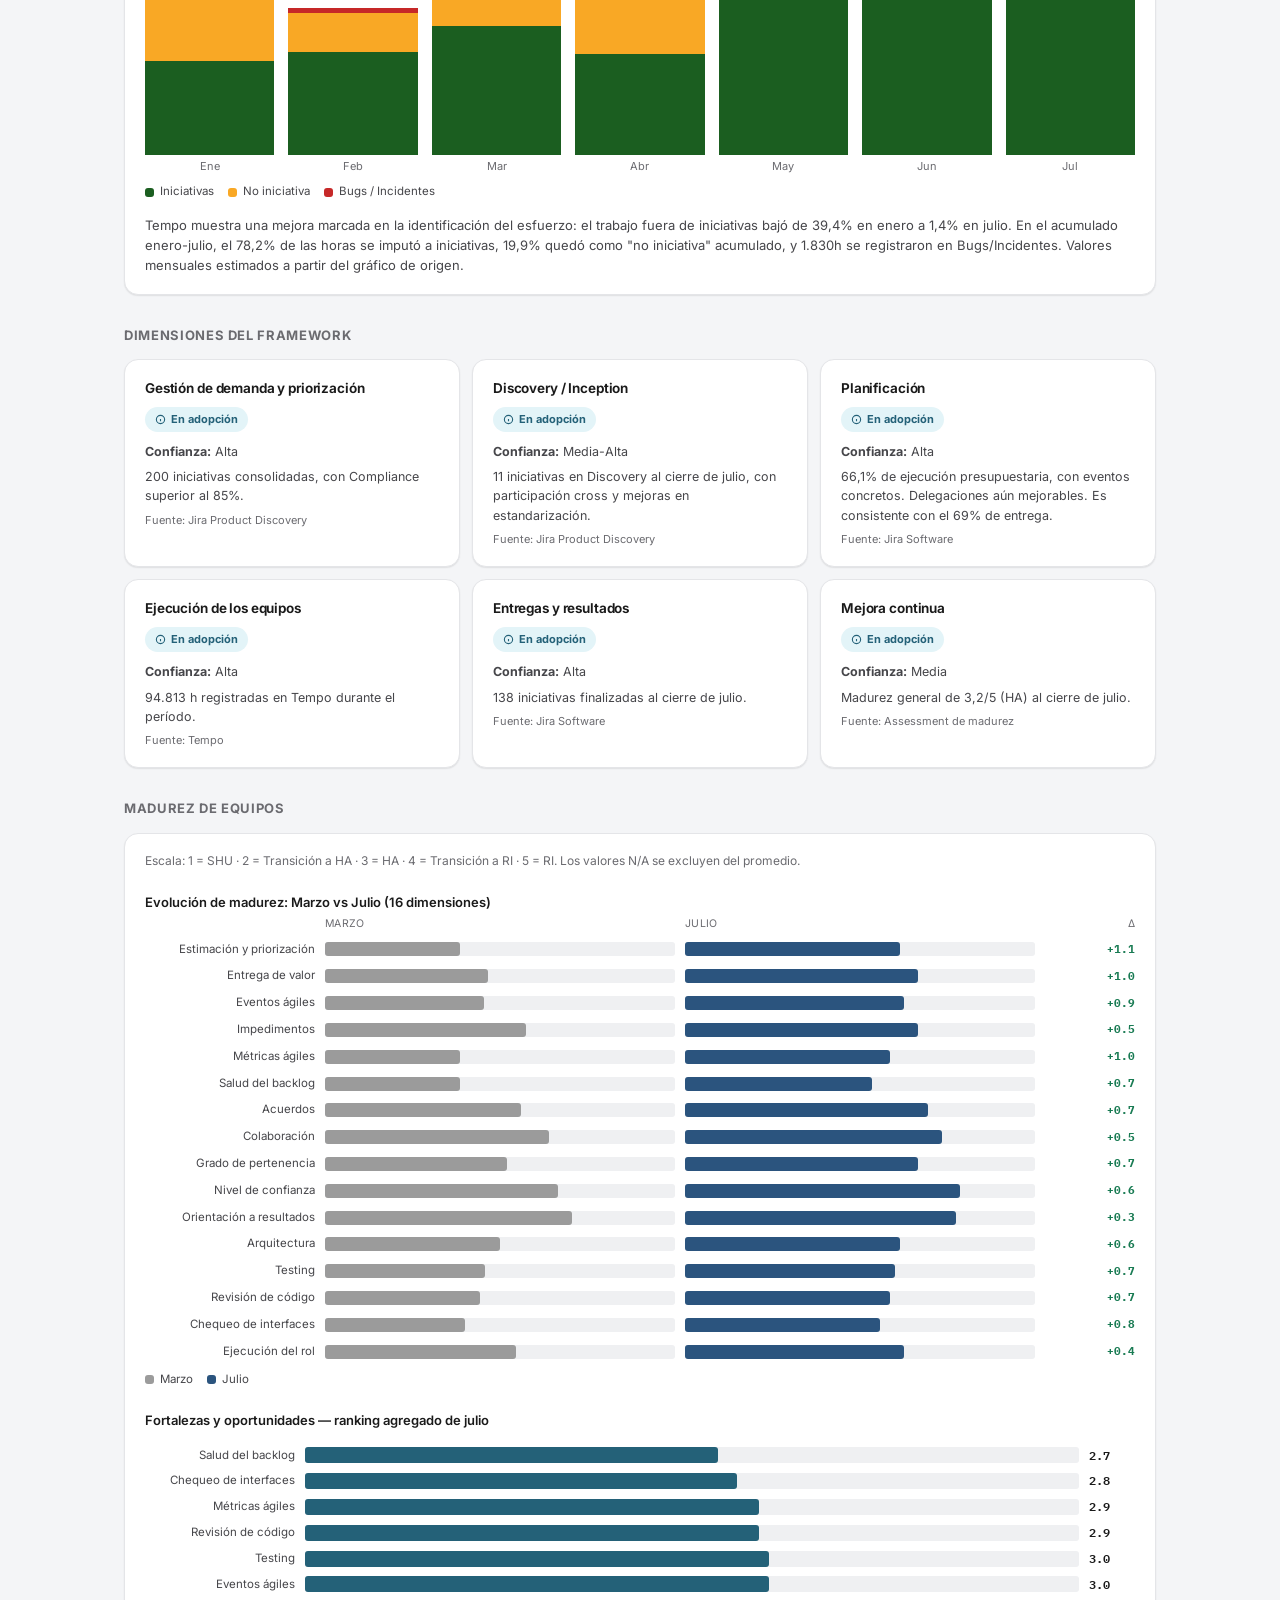
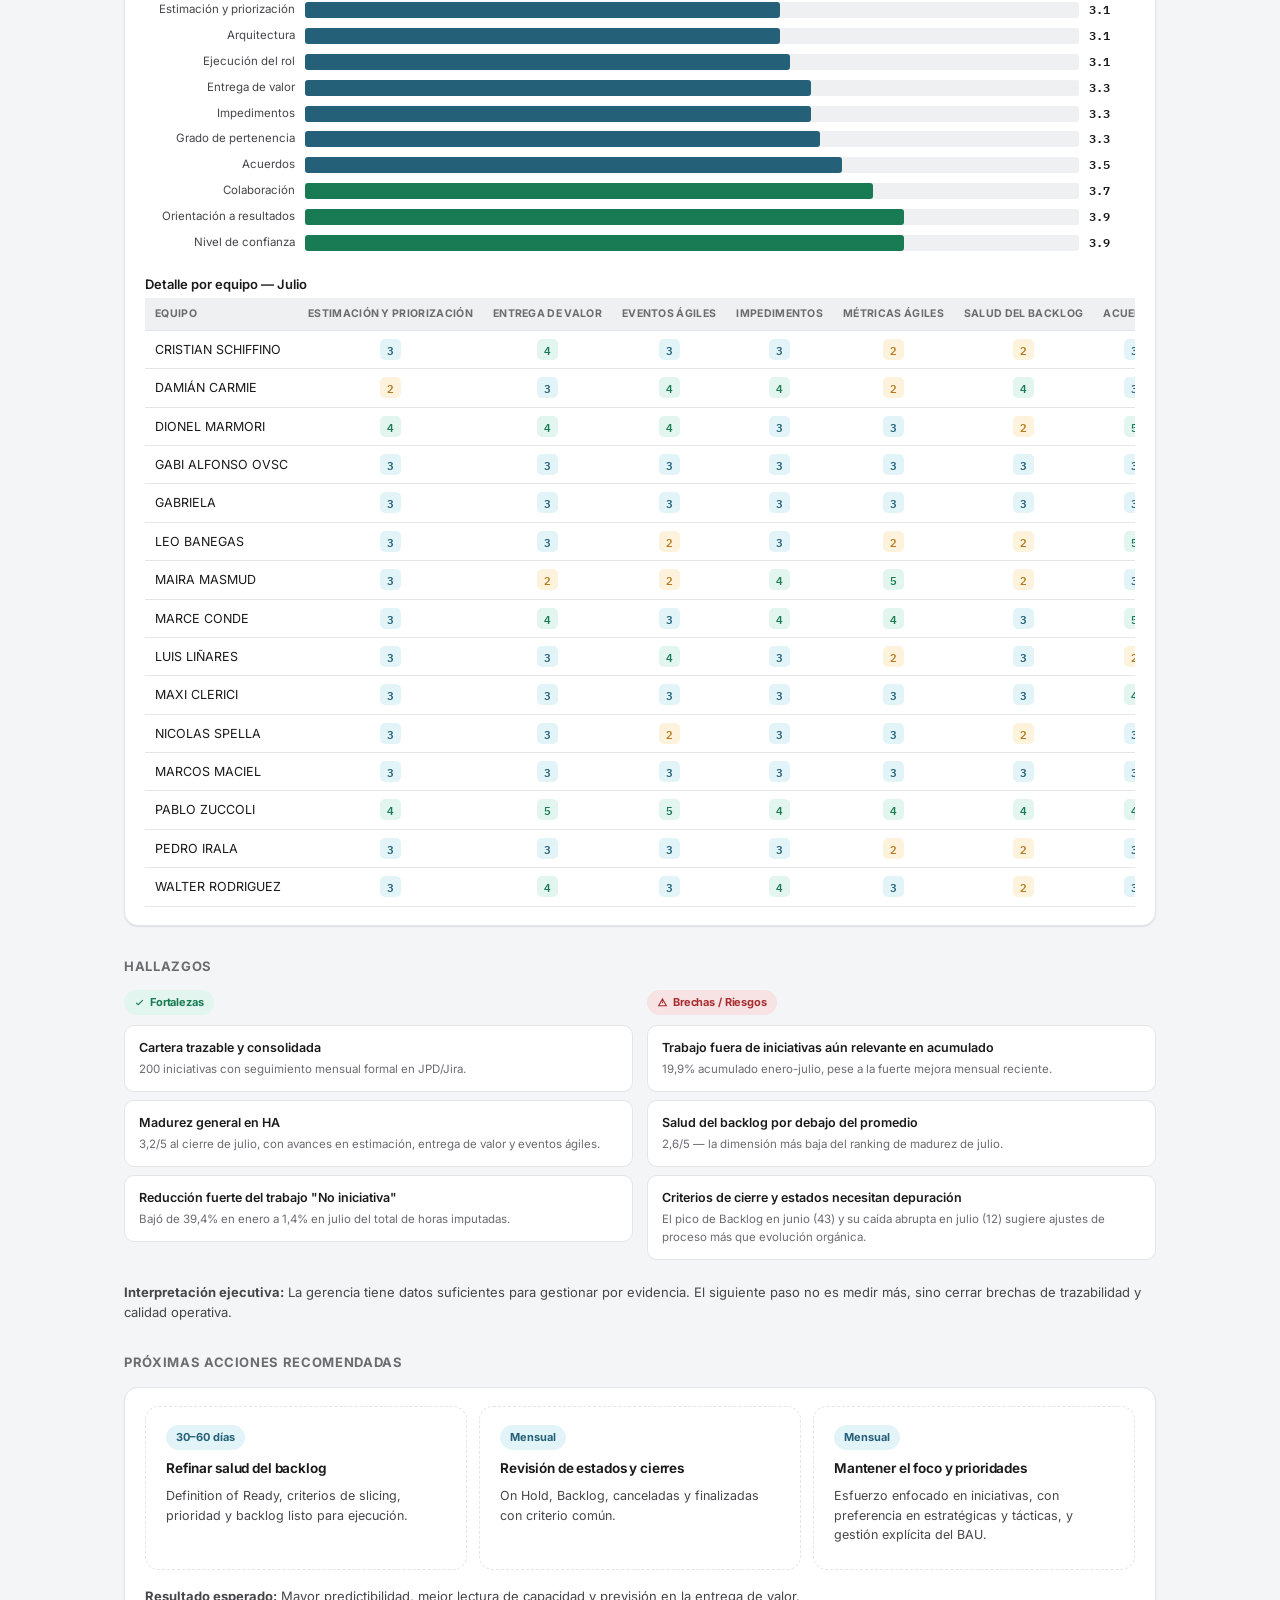
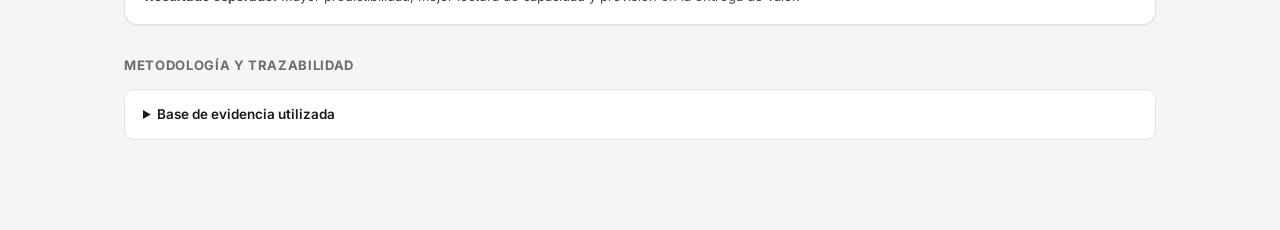
<file: informes/assessment-seguros-2026.html>
<!DOCTYPE html>
<html lang="es">
<head>
<meta charset="UTF-8">
<meta name="viewport" content="width=device-width, initial-scale=1.0">
<title>Assessment de Agilidad — Gerencia de Seguros — Swiss Medical Group</title>
<link rel="preconnect" href="https://fonts.googleapis.com">
<link href="https://fonts.googleapis.com/css2?family=Inter:wght@400;500;600;650;700&family=IBM+Plex+Mono:wght@500;600&display=swap" rel="stylesheet">
<style>
/* ============================================================
   Assessment de Agilidad — Gerencia de Seguros
   Período: Enero – Julio 2026
   Fuente: Relevamiento JPD/Jira, Tempo, Assessment de madurez e
   Informes al Usuario, consolidado por SMG Seguros.
   ============================================================ */

:root {
  /* Estos son EXACTAMENTE los mismos tokens de color que usa el
     portal (styles.css). Si copiás este archivo para otro informe,
     no los cambies — así todos los informes se ven consistentes
     entre sí y con el portal, aunque cada uno sea un archivo aparte. */
  --ink: #1A1A1A;
  --ink-soft: #46464A;
  --bg: #F4F5F7;
  --surface: #FFFFFF;
  --surface-sunken: #EFF0F2;
  --border: #E4E5E8;
  --border-strong: #D2D3D7;

  --accent: #1C1C1E;
  --coral: #A82C30;
  --coral-soft: #F7E3E3;
  --green: #197B53;
  --green-soft: #E2F5EE;
  --blue: #246178;
  --blue-soft: #E3F4F8;
  --gray-status: #617086;
  --gray-status-soft: #DFE8F1;
  --yellow: #B7791F;
  --yellow-soft: #FDF3DC;
  --slate: #6B6B70;
  --slate-soft: #EDEDEF;

  --font-ui: "Inter", -apple-system, BlinkMacSystemFont, "Segoe UI", sans-serif;
  --font-mono: "IBM Plex Mono", "SFMono-Regular", Consolas, monospace;

  --radius-sm: 6px;
  --radius-md: 10px;
  --radius-lg: 14px;
  --shadow-sm: 0 1px 2px rgba(26,26,26,0.05), 0 1px 1px rgba(26,26,26,0.04);
  --shadow-md: 0 4px 12px rgba(26,26,26,0.07), 0 1px 3px rgba(26,26,26,0.05);
}

* { box-sizing: border-box; }
html, body {
  margin: 0; padding: 0;
  background: var(--bg);
  color: var(--ink);
  font-family: var(--font-ui);
  font-size: 14.5px;
  line-height: 1.55;
}
h1, h2, h3, h4 { margin: 0; font-weight: 650; letter-spacing: -0.01em; }
p { margin: 0; }
.wrap { max-width: 1080px; margin: 0 auto; padding: 28px 24px 60px; }

/* Header */
.report-header { margin-bottom: 24px; }
.report-header .eyebrow {
  font-size: 11.5px; font-weight: 700; letter-spacing: 0.06em; text-transform: uppercase;
  color: var(--coral); margin-bottom: 6px;
}
.report-header h1 { font-size: 23px; margin-bottom: 6px; }
.report-header .meta-row { display: flex; gap: 18px; flex-wrap: wrap; font-size: 12.5px; color: var(--slate); margin-top: 8px; }
.report-header .meta-row b { color: var(--ink); font-weight: 600; }

/* Sections */
.section { margin-bottom: 30px; }
.section-title {
  font-size: 13px; text-transform: uppercase; letter-spacing: 0.05em; color: var(--slate);
  font-weight: 700; margin-bottom: 14px;
}
.card {
  background: var(--surface); border: 1px solid var(--border); border-radius: var(--radius-lg);
  padding: 18px 20px; box-shadow: var(--shadow-sm);
}

/* KPI grid */
.kpi-grid { display: grid; grid-template-columns: repeat(4, 1fr); gap: 12px; }
@media (max-width: 800px) { .kpi-grid { grid-template-columns: repeat(2, 1fr); } }
.kpi-card { background: var(--surface); border: 1px solid var(--border); border-radius: var(--radius-md); padding: 14px 16px; box-shadow: var(--shadow-sm); }
.kpi-card .l { font-size: 11.5px; color: var(--slate); margin-bottom: 6px; }
.kpi-card .v { font-family: var(--font-mono); font-size: 19px; font-weight: 600; }

/* Status pill (usar SIEMPRE con texto, no solo color) */
.status-pill {
  display: inline-flex; align-items: center; gap: 5px;
  font-size: 11px; font-weight: 700; padding: 4px 10px; border-radius: 100px;
}
.status-pill.ok { background: var(--green-soft); color: var(--green); }
.status-pill.warn { background: var(--yellow-soft); color: var(--yellow); }
.status-pill.risk { background: var(--coral-soft); color: var(--coral); }
.status-pill.info { background: var(--blue-soft); color: var(--blue); }
.status-pill.neutral { background: var(--gray-status-soft); color: var(--gray-status); }
.status-pill svg { width: 11px; height: 11px; }

/* Flujo de iniciativas — Cumulative Flow Diagram: barras APILADAS por mes.
   Es correcto apilar acá porque cada mes es un reparto del total de la
   cartera por estado (las categorías son mutuamente excluyentes y suman
   el 100% de las iniciativas de ese mes). NO usar este patrón para series
   que no sean partes de un mismo total. */
.cfd-bars { display: flex; align-items: flex-end; gap: 14px; height: 220px; margin: 16px 0 6px; }
.cfd-col { flex: 1; display: flex; flex-direction: column-reverse; align-items: stretch; height: 100%; position: relative; }
.cfd-seg { width: 100%; }
.cfd-col .month-label { position: absolute; bottom: -20px; left: 0; right: 0; text-align: center; font-size: 11px; color: var(--slate); }
.chart-legend { display: flex; gap: 14px; margin-top: 28px; flex-wrap: wrap; font-size: 11.5px; color: var(--ink-soft); }
.chart-legend span { display: inline-flex; align-items: center; gap: 6px; }
.chart-legend .dot { width: 9px; height: 9px; border-radius: 3px; flex-shrink: 0; }

/* Ranking simple — UNA sola serie, una foto puntual (ej. estado al cierre
   de un mes). NO apilar: cada barra es independiente, se comparan entre sí. */
.rank-bars { display: flex; align-items: flex-end; gap: 10px; height: 160px; margin: 16px 0 26px; }
.rank-col { flex: 1; display: flex; flex-direction: column; align-items: center; height: 100%; justify-content: flex-end; }
.rank-col .rank-value { font-family: var(--font-mono); font-size: 12px; font-weight: 600; margin-bottom: 4px; }
.rank-col .rank-bar { width: 70%; border-radius: 3px 3px 0 0; }
.rank-col .rank-label { font-size: 10.5px; color: var(--slate); margin-top: 8px; text-align: center; line-height: 1.3; }

/* Comparación agrupada — DOS series lado a lado por categoría (ej. Marzo
   vs Julio). NO apilar: no son partes de un total, son dos mediciones a
   comparar una junto a la otra. */
.grouped-bars { display: flex; align-items: flex-end; gap: 18px; height: 160px; margin: 16px 0 26px; }
.grouped-col { flex: 1; display: flex; align-items: flex-end; justify-content: center; gap: 4px; height: 100%; position: relative; }
.grouped-col .bar-pair { display: flex; align-items: flex-end; gap: 3px; height: 100%; }
.grouped-col .bar-pair .gbar { width: 16px; border-radius: 2px 2px 0 0; position: relative; }
.grouped-col .gbar .gval { position: absolute; top: -16px; left: 0; right: 0; text-align: center; font-size: 10px; font-family: var(--font-mono); color: var(--ink-soft); }
.grouped-col .cat-label { position: absolute; bottom: -34px; left: -20px; right: -20px; text-align: center; font-size: 10.5px; color: var(--slate); line-height: 1.25; }

/* Ranking horizontal — buena opción cuando hay muchas categorías y los
   nombres son largos (no entran como eje X vertical). */
.hrank-list { display: flex; flex-direction: column; gap: 8px; margin: 16px 0 4px; }
.hrank-row { display: grid; grid-template-columns: 150px 1fr 46px; align-items: center; gap: 10px; }
.hrank-row .hrank-label { font-size: 11.5px; color: var(--ink-soft); text-align: right; }
.hrank-row .hrank-track { background: var(--surface-sunken); border-radius: 3px; height: 16px; position: relative; }
.hrank-row .hrank-fill { height: 100%; border-radius: 3px; }
.hrank-row .hrank-value { font-family: var(--font-mono); font-size: 11.5px; font-weight: 600; }

/* Comparación horizontal con DOS barras por fila — mejor que barras
   agrupadas verticales cuando hay muchas categorías (16 en este caso). */
.hcompare-row { display: grid; grid-template-columns: 170px 1fr 1fr 90px; align-items: center; gap: 10px; margin-bottom: 9px; }
.hcompare-row .hc-label { font-size: 11.5px; color: var(--ink-soft); text-align: right; }
.hcompare-row .hc-track { background: var(--surface-sunken); border-radius: 3px; height: 14px; position: relative; }
.hcompare-row .hc-fill { height: 100%; border-radius: 3px; }
.hcompare-row .hc-delta { font-family: var(--font-mono); font-size: 11px; font-weight: 700; text-align: right; }
.hcompare-head { display: grid; grid-template-columns: 170px 1fr 1fr 90px; gap: 10px; margin-bottom: 8px; font-size: 10.5px; color: var(--slate); text-transform: uppercase; letter-spacing: 0.03em; }

/* Fuentes de evidencia (metodología) */
.fuentes-grid { display: grid; grid-template-columns: repeat(4, 1fr); gap: 10px; margin-top: 12px; }
@media (max-width: 800px) { .fuentes-grid { grid-template-columns: repeat(2, 1fr); } }
.fuente-card-box { background: var(--surface-sunken); border-radius: var(--radius-md); padding: 12px 14px; }
.fuente-card-box .ft-title { font-size: 12.5px; font-weight: 700; margin-bottom: 6px; }
.fuente-card-box .ft-item { font-size: 11.5px; color: var(--ink-soft); line-height: 1.5; }
.chart-analysis { margin-top: 14px; font-size: 13px; color: var(--ink-soft); }
.chart-subtitle { font-size: 13px; font-weight: 600; color: var(--ink); margin: 22px 0 4px; }
.chart-subtitle:first-child { margin-top: 0; }

/* Dimensiones del framework */
.dims-grid { display: grid; grid-template-columns: repeat(3, 1fr); gap: 12px; }
@media (max-width: 900px) { .dims-grid { grid-template-columns: repeat(2, 1fr); } }
@media (max-width: 620px) { .dims-grid { grid-template-columns: 1fr; } }
.dim-card h4 { font-size: 13.5px; margin-bottom: 8px; }
.dim-card .dim-meta { display: flex; gap: 8px; flex-wrap: wrap; margin-bottom: 10px; }
.dim-card .dim-evidencia { font-size: 12.5px; color: var(--ink-soft); margin-bottom: 6px; }
.dim-card .dim-fuente { font-size: 11px; color: var(--slate); }

/* Madurez de equipos */
.madurez-legend { font-size: 12px; color: var(--slate); margin-bottom: 12px; }
.madurez-table-wrap { overflow-x: auto; }
table.madurez { width: 100%; border-collapse: collapse; font-size: 12.5px; }
table.madurez th, table.madurez td { padding: 8px 10px; border-bottom: 1px solid var(--border); text-align: left; white-space: nowrap; }
table.madurez th { font-size: 10.5px; text-transform: uppercase; letter-spacing: 0.03em; color: var(--slate); background: var(--surface-sunken); }
table.madurez td.num { font-family: var(--font-mono); text-align: center; }
.nivel-badge { display: inline-block; padding: 2px 7px; border-radius: 5px; font-size: 11px; font-weight: 600; }

/* Hallazgos */
.hallazgos-grid { display: grid; grid-template-columns: repeat(3, 1fr); gap: 14px; }
@media (max-width: 900px) { .hallazgos-grid { grid-template-columns: 1fr; } }
.hallazgo-col h4 { font-size: 13px; margin-bottom: 10px; display: flex; align-items: center; gap: 6px; }
.hallazgo-item { background: var(--surface); border: 1px solid var(--border); border-radius: var(--radius-md); padding: 12px 14px; margin-bottom: 8px; font-size: 12.5px; }
.hallazgo-item .titulo { font-weight: 600; margin-bottom: 4px; }
.hallazgo-item .evidencia { color: var(--slate); font-size: 11.5px; }
.hallazgo-item .accion-meta { margin-top: 6px; font-size: 11px; color: var(--blue); font-weight: 600; }

/* Metodología (panel colapsable nativo, sin JS) */
details.metodologia { background: var(--surface); border: 1px solid var(--border); border-radius: var(--radius-md); padding: 14px 18px; }
details.metodologia summary { cursor: pointer; font-weight: 600; font-size: 13.5px; }
details.metodologia .fuentes { margin-top: 12px; display: flex; flex-wrap: wrap; gap: 8px; }
details.metodologia .fuente-chip { font-size: 11.5px; background: var(--slate-soft); color: var(--ink-soft); padding: 4px 10px; border-radius: 100px; }
details.metodologia p { font-size: 12.5px; color: var(--ink-soft); margin-top: 10px; }

/* Botón de descarga — mismo estilo que el botón principal del portal */
.report-header-row { display: flex; justify-content: space-between; align-items: flex-start; gap: 16px; }
.download-btn {
  display: flex; align-items: center; justify-content: center;
  width: 36px; height: 36px; flex-shrink: 0;
  border-radius: var(--radius-sm);
  border: 1px solid var(--border);
  background: var(--surface);
  color: var(--ink-soft);
  cursor: pointer;
  transition: background 0.12s ease, border-color 0.12s ease, color 0.12s ease;
}
.download-btn:hover { background: var(--surface-sunken); border-color: var(--border-strong); color: var(--ink); }
.download-btn svg { width: 17px; height: 17px; }

@media print {
  .download-btn { display: none !important; }
  * { -webkit-print-color-adjust: exact !important; print-color-adjust: exact !important; color-adjust: exact !important; }
  @page { margin: 14mm 12mm; }
  .card, .kpi-card, .dim-card, .hallazgo-item { break-inside: avoid; }
}
</style>
</head>
<body>
<div class="wrap" id="app"></div>

<script>
// ============================================================
// DATA — todo el contenido variable va acá. [Reemplazar] por
// datos reales. Nada de esto debería vivir hardcodeado dentro
// de las funciones de render de más abajo.
// ============================================================
const DATA = {
  "meta": {
    "titulo": "Assessment de Agilidad — Gerencia de Seguros",
    "gerencia": "Seguros",
    "periodo": "Enero – Julio 2026",
    "estadoGeneral": {
      "label": "En adopción",
      "tipo": "info"
    },
    "fechaActualizacion": "2026-07-31",
    "sintesis": "La evidencia muestra adopción en curso, con buena trazabilidad formal en Jira/Tempo y oportunidades concretas de consolidación: la cartera crece de forma sostenida, la madurez ágil avanza hacia HA en las dimensiones operativas clave, y el trabajo fuera de iniciativas se redujo del 39,4% al 1,4% entre enero y julio.",
    "fuentes": [
      "Jira Product Discovery",
      "Jira Software",
      "Tempo",
      "Informes al Usuario"
    ]
  },
  "kpis": [
    {
      "label": "Iniciativas consolidadas",
      "value": "200"
    },
    {
      "label": "Activas",
      "value": "141"
    },
    {
      "label": "Archivadas",
      "value": "59"
    },
    {
      "label": "Horas registradas en Tempo",
      "value": "94,8k h"
    },
    {
      "label": "% de horas imputadas a iniciativas",
      "value": "78,2%"
    },
    {
      "label": "Horas en Bugs/Incidentes",
      "value": "1.830h"
    },
    {
      "label": "Madurez general (julio)",
      "value": "3,2/5 · HA"
    },
    {
      "label": "Reportes al usuario (ene-jun)",
      "value": "14"
    }
  ],
  "flujo": {
    "capacidades": [
      {
        "label": "Backlog (prom. mensual)",
        "value": "19,3"
      },
      {
        "label": "Preselección (prom. mensual)",
        "value": "0,7"
      },
      {
        "label": "Discovery (prom. mensual)",
        "value": "5,1"
      },
      {
        "label": "Delivery (prom. mensual)",
        "value": "18,7"
      },
      {
        "label": "Entrega (prom. mensual)",
        "value": "26,6"
      }
    ],
    "estadosColores": {
      "finalizada": "#2B547E",
      "delivery": "#3F7FB5",
      "discovery": "#6AA4CF",
      "backlog": "#A8D0E3",
      "preseleccion": "#F2C744",
      "aprobacion": "#F0B35A",
      "onhold": "#B3A08F",
      "cancelada": "#C9573E"
    },
    "estadosLabels": {
      "finalizada": "Finalizada",
      "delivery": "Delivery",
      "discovery": "Discovery",
      "backlog": "Backlog",
      "preseleccion": "Preselección",
      "aprobacion": "Aprobación",
      "onhold": "On Hold",
      "cancelada": "Cancelada"
    },
    "meses": [
      {
        "mes": "Ene",
        "finalizada": 25,
        "delivery": 31,
        "discovery": 8,
        "backlog": 20,
        "preseleccion": 0,
        "aprobacion": 0,
        "onhold": 4,
        "cancelada": 0
      },
      {
        "mes": "Feb",
        "finalizada": 61,
        "delivery": 22,
        "discovery": 2,
        "backlog": 27,
        "preseleccion": 0,
        "aprobacion": 0,
        "onhold": 3,
        "cancelada": 0
      },
      {
        "mes": "Mar",
        "finalizada": 108,
        "delivery": 1,
        "discovery": 0,
        "backlog": 19,
        "preseleccion": 1,
        "aprobacion": 0,
        "onhold": 2,
        "cancelada": 0
      },
      {
        "mes": "Abr",
        "finalizada": 101,
        "delivery": 19,
        "discovery": 7,
        "backlog": 3,
        "preseleccion": 0,
        "aprobacion": 2,
        "onhold": 7,
        "cancelada": 0
      },
      {
        "mes": "May",
        "finalizada": 99,
        "delivery": 26,
        "discovery": 3,
        "backlog": 11,
        "preseleccion": 1,
        "aprobacion": 5,
        "onhold": 6,
        "cancelada": 0
      },
      {
        "mes": "Jun",
        "finalizada": 133,
        "delivery": 9,
        "discovery": 5,
        "backlog": 43,
        "preseleccion": 1,
        "aprobacion": 1,
        "onhold": 5,
        "cancelada": 0
      },
      {
        "mes": "Jul",
        "finalizada": 138,
        "delivery": 23,
        "discovery": 11,
        "backlog": 12,
        "preseleccion": 2,
        "aprobacion": 5,
        "onhold": 5,
        "cancelada": 4
      }
    ],
    "analisis": "El backlog no muestra crecimiento sostenido: tuvo su pico en junio (43) y bajó a 12 en julio, lo que materializa los compromisos asumidos en la PI Planning. Preselección se mantiene marginal durante todo el período. Delivery se estabiliza en torno a 19 iniciativas WIP, y la entrega recupera ritmo en julio con 30 cierres."
  },
  "fotoCierre": {
    "mes": "Julio",
    "items": [
      {
        "label": "Finalizada",
        "value": 138,
        "color": "#2B547E"
      },
      {
        "label": "Delivery",
        "value": 23,
        "color": "#3F7FB5"
      },
      {
        "label": "Discovery",
        "value": 11,
        "color": "#6AA4CF"
      },
      {
        "label": "Backlog",
        "value": 12,
        "color": "#A8D0E3"
      },
      {
        "label": "Preselección",
        "value": 2,
        "color": "#F2C744"
      },
      {
        "label": "Aprobación",
        "value": 5,
        "color": "#F0B35A"
      },
      {
        "label": "On Hold",
        "value": 5,
        "color": "#B3A08F"
      },
      {
        "label": "Cancelada",
        "value": 4,
        "color": "#C9573E"
      }
    ],
    "resumen": [
      {
        "label": "finalizadas sobre el total",
        "value": "69,0%"
      },
      {
        "label": "aún abiertas o en flujo",
        "value": "31,0%"
      },
      {
        "label": "On Hold a revisar",
        "value": "5"
      }
    ]
  },
  "horas": {
    "analisis": "Tempo muestra una mejora marcada en la identificación del esfuerzo: el trabajo fuera de iniciativas bajó de 39,4% en enero a 1,4% en julio. En el acumulado enero-julio, el 78,2% de las horas se imputó a iniciativas, 19,9% quedó como \"no iniciativa\" acumulado, y 1.830h se registraron en Bugs/Incidentes. Valores mensuales estimados a partir del gráfico de origen.",
    "colores": {
      "iniciativas": "#1B5E20",
      "noiniciativa": "#F9A825",
      "bugs": "#C62828"
    },
    "meses": [
      {
        "mes": "Ene",
        "iniciativas": 6950,
        "noiniciativa": 4460,
        "bugs": 150
      },
      {
        "mes": "Feb",
        "iniciativas": 7650,
        "noiniciativa": 2850,
        "bugs": 350
      },
      {
        "mes": "Mar",
        "iniciativas": 9500,
        "noiniciativa": 3350,
        "bugs": 200
      },
      {
        "mes": "Abr",
        "iniciativas": 7450,
        "noiniciativa": 5900,
        "bugs": 450
      },
      {
        "mes": "May",
        "iniciativas": 12250,
        "noiniciativa": 1650,
        "bugs": 350
      },
      {
        "mes": "Jun",
        "iniciativas": 15550,
        "noiniciativa": 250,
        "bugs": 400
      },
      {
        "mes": "Jul",
        "iniciativas": 14750,
        "noiniciativa": 100,
        "bugs": 250
      }
    ]
  },
  "madurezComparacion": [
    {
      "label": "Estimación y priorización",
      "a": 1.93,
      "b": 3.07
    },
    {
      "label": "Entrega de valor",
      "a": 2.33,
      "b": 3.33
    },
    {
      "label": "Eventos ágiles",
      "a": 2.27,
      "b": 3.13
    },
    {
      "label": "Impedimentos",
      "a": 2.87,
      "b": 3.33
    },
    {
      "label": "Métricas ágiles",
      "a": 1.93,
      "b": 2.93
    },
    {
      "label": "Salud del backlog",
      "a": 1.93,
      "b": 2.67
    },
    {
      "label": "Acuerdos",
      "a": 2.8,
      "b": 3.47
    },
    {
      "label": "Colaboración",
      "a": 3.2,
      "b": 3.67
    },
    {
      "label": "Grado de pertenencia",
      "a": 2.6,
      "b": 3.33
    },
    {
      "label": "Nivel de confianza",
      "a": 3.33,
      "b": 3.93
    },
    {
      "label": "Orientación a resultados",
      "a": 3.53,
      "b": 3.87
    },
    {
      "label": "Arquitectura",
      "a": 2.5,
      "b": 3.07
    },
    {
      "label": "Testing",
      "a": 2.29,
      "b": 3.00
    },
    {
      "label": "Revisión de código",
      "a": 2.21,
      "b": 2.93
    },
    {
      "label": "Chequeo de interfaces",
      "a": 2.0,
      "b": 2.79
    },
    {
      "label": "Ejecución del rol",
      "a": 2.73,
      "b": 3.13
    }
  ],
  "madurezRanking": [
    {
      "label": "Salud del backlog",
      "value": 2.67
    },
    {
      "label": "Chequeo de interfaces",
      "value": 2.79
    },
    {
      "label": "Métricas ágiles",
      "value": 2.93
    },
    {
      "label": "Testing",
      "value": 3.00
    },
    {
      "label": "Revisión de código",
      "value": 2.93
    },
    {
      "label": "Eventos ágiles",
      "value": 3.0
    },
    {
      "label": "Estimación y priorización",
      "value": 3.07
    },
    {
      "label": "Arquitectura",
      "value": 3.07
    },
    {
      "label": "Ejecución del rol",
      "value": 3.13
    },
    {
      "label": "Entrega de valor",
      "value": 3.27
    },
    {
      "label": "Impedimentos",
      "value": 3.27
    },
    {
      "label": "Grado de pertenencia",
      "value": 3.33
    },
    {
      "label": "Acuerdos",
      "value": 3.47
    },
    {
      "label": "Colaboración",
      "value": 3.67
    },
    {
      "label": "Orientación a resultados",
      "value": 3.87
    },
    {
      "label": "Nivel de confianza",
      "value": 3.87
    }
  ],
  "madurezNiveles": {
    "1": "SHU",
    "2": "Transición a HA",
    "3": "HA",
    "4": "Transición a RI",
    "5": "RI"
  },
  "madurezPracticas": [
    "Estimación y priorización",
    "Entrega de valor",
    "Eventos ágiles",
    "Impedimentos",
    "Métricas ágiles",
    "Salud del backlog",
    "Acuerdos",
    "Colaboración",
    "Grado de pertenencia",
    "Nivel de confianza",
    "Orientación a resultados",
    "Arquitectura",
    "Testing",
    "Revisión de código",
    "Chequeo de interfaces",
    "Ejecución del rol"
  ],
  "madurezEquipos": [
    {
      "equipo": "CRISTIAN SCHIFFINO",
      "valores": [
        3.0,
        4.0,
        3.0,
        3.0,
        2.0,
        2.0,
        3.0,
        4.0,
        3.0,
        3.0,
        4.0,
        3.0,
        3.0,
        3.0,
        3.0,
        3.0
      ]
    },
    {
      "equipo": "DAMIÁN CARMIE",
      "valores": [
        2.0,
        3.0,
        4.0,
        4.0,
        2.0,
        4.0,
        3.0,
        5.0,
        4.0,
        4.0,
        5.0,
        2.0,
        3.0,
        4.0,
        3.0,
        3.0
      ]
    },
    {
      "equipo": "DIONEL MARMORI",
      "valores": [
        4.0,
        4.0,
        4.0,
        3.0,
        3.0,
        2.0,
        5.0,
        4.0,
        3.0,
        5.0,
        4.0,
        3.0,
        3.0,
        3.0,
        3.0,
        4.0
      ]
    },
    {
      "equipo": "GABI ALFONSO OVSC",
      "valores": [
        3.0,
        3.0,
        3.0,
        3.0,
        3.0,
        3.0,
        3.0,
        3.0,
        3.0,
        3.0,
        4.0,
        3.0,
        3.0,
        2.0,
        2.0,
        3.0
      ]
    },
    {
      "equipo": "GABRIELA",
      "valores": [
        3.0,
        3.0,
        3.0,
        3.0,
        3.0,
        3.0,
        3.0,
        3.0,
        3.0,
        3.0,
        3.0,
        2.0,
        2.0,
        2.0,
        2.0,
        3.0
      ]
    },
    {
      "equipo": "LEO BANEGAS",
      "valores": [
        3.0,
        3.0,
        2.0,
        3.0,
        2.0,
        2.0,
        5.0,
        5.0,
        3.0,
        4.0,
        4.0,
        4.0,
        3.0,
        3.0,
        3.0,
        3.0
      ]
    },
    {
      "equipo": "MAIRA MASMUD",
      "valores": [
        3.0,
        2.0,
        2.0,
        4.0,
        5.0,
        2.0,
        3.0,
        2.0,
        4.0,
        5.0,
        4.0,
        4.0,
        4.0,
        3.0,
        2.0,
        3.0
      ]
    },
    {
      "equipo": "MARCE CONDE",
      "valores": [
        3.0,
        4.0,
        3.0,
        4.0,
        4.0,
        3.0,
        5.0,
        4.0,
        4.0,
        5.0,
        4.0,
        null,
        null,
        null,
        null,
        3.0
      ]
    },
    {
      "equipo": "LUIS LIÑARES",
      "valores": [
        3.0,
        3.0,
        4.0,
        3.0,
        2.0,
        3.0,
        2.0,
        3.0,
        3.0,
        4.0,
        5.0,
        3.0,
        3.0,
        3.0,
        3.0,
        3.0
      ]
    },
    {
      "equipo": "MAXI CLERICI",
      "valores": [
        3.0,
        3.0,
        3.0,
        3.0,
        3.0,
        3.0,
        4.0,
        4.0,
        4.0,
        4.0,
        4.0,
        3.0,
        3.0,
        3.0,
        3.0,
        3.0
      ]
    },
    {
      "equipo": "NICOLAS SPELLA",
      "valores": [
        3.0,
        3.0,
        2.0,
        3.0,
        3.0,
        2.0,
        3.0,
        3.0,
        3.0,
        3.0,
        3.0,
        3.0,
        3.0,
        3.0,
        3.0,
        3.0
      ]
    },
    {
      "equipo": "MARCOS MACIEL",
      "valores": [
        3.0,
        3.0,
        3.0,
        3.0,
        3.0,
        3.0,
        3.0,
        4.0,
        3.0,
        3.0,
        3.0,
        3.0,
        3.0,
        3.0,
        3.0,
        3.0
      ]
    },
    {
      "equipo": "PABLO ZUCCOLI",
      "valores": [
        4.0,
        5.0,
        5.0,
        4.0,
        4.0,
        4.0,
        4.0,
        4.0,
        3.0,
        5.0,
        4.0,
        3.0,
        3.0,
        3.0,
        3.0,
        4.0
      ]
    },
    {
      "equipo": "PEDRO IRALA",
      "valores": [
        3.0,
        3.0,
        3.0,
        3.0,
        2.0,
        2.0,
        3.0,
        3.0,
        3.0,
        3.0,
        3.0,
        3.0,
        3.0,
        3.0,
        3.0,
        3.0
      ]
    },
    {
      "equipo": "WALTER RODRIGUEZ",
      "valores": [
        3.0,
        4.0,
        3.0,
        4.0,
        3.0,
        2.0,
        3.0,
        4.0,
        4.0,
        5.0,
        4.0,
        4.0,
        3.0,
        3.0,
        3.0,
        3.0
      ]
    }
  ],
  "dimensiones": [
    {
      "nombre": "Gestión de demanda y priorización",
      "estado": "En adopción",
      "tipo": "info",
      "confianza": "Alta",
      "evidencia": "200 iniciativas consolidadas, con Compliance superior al 85%.",
      "fuente": "Jira Product Discovery"
    },
    {
      "nombre": "Discovery / Inception",
      "estado": "En adopción",
      "tipo": "info",
      "confianza": "Media-Alta",
      "evidencia": "11 iniciativas en Discovery al cierre de julio, con participación cross y mejoras en estandarización.",
      "fuente": "Jira Product Discovery"
    },
    {
      "nombre": "Planificación",
      "estado": "En adopción",
      "tipo": "info",
      "confianza": "Alta",
      "evidencia": "66,1% de ejecución presupuestaria, con eventos concretos. Delegaciones aún mejorables. Es consistente con el 69% de entrega.",
      "fuente": "Jira Software"
    },
    {
      "nombre": "Ejecución de los equipos",
      "estado": "En adopción",
      "tipo": "info",
      "confianza": "Alta",
      "evidencia": "94.813 h registradas en Tempo durante el período.",
      "fuente": "Tempo"
    },
    {
      "nombre": "Entregas y resultados",
      "estado": "En adopción",
      "tipo": "info",
      "confianza": "Alta",
      "evidencia": "138 iniciativas finalizadas al cierre de julio.",
      "fuente": "Jira Software"
    },
    {
      "nombre": "Mejora continua",
      "estado": "En adopción",
      "tipo": "info",
      "confianza": "Media",
      "evidencia": "Madurez general de 3,2/5 (HA) al cierre de julio.",
      "fuente": "Assessment de madurez"
    }
  ],
  "hallazgos": {
    "fortalezas": [
      {
        "titulo": "Cartera trazable y consolidada",
        "evidencia": "200 iniciativas con seguimiento mensual formal en JPD/Jira."
      },
      {
        "titulo": "Madurez general en HA",
        "evidencia": "3,2/5 al cierre de julio, con avances en estimación, entrega de valor y eventos ágiles."
      },
      {
        "titulo": "Reducción fuerte del trabajo \"No iniciativa\"",
        "evidencia": "Bajó de 39,4% en enero a 1,4% en julio del total de horas imputadas."
      }
    ],
    "riesgos": [
      {
        "titulo": "Trabajo fuera de iniciativas aún relevante en acumulado",
        "evidencia": "19,9% acumulado enero-julio, pese a la fuerte mejora mensual reciente."
      },
      {
        "titulo": "Salud del backlog por debajo del promedio",
        "evidencia": "2,6/5 — la dimensión más baja del ranking de madurez de julio."
      },
      {
        "titulo": "Criterios de cierre y estados necesitan depuración",
        "evidencia": "El pico de Backlog en junio (43) y su caída abrupta en julio (12) sugiere ajustes de proceso más que evolución orgánica."
      }
    ],
    "interpretacion": "La gerencia tiene datos suficientes para gestionar por evidencia. El siguiente paso no es medir más, sino cerrar brechas de trazabilidad y calidad operativa."
  },
  "acciones": {
    "items": [
      {
        "titulo": "Refinar salud del backlog",
        "descripcion": "Definition of Ready, criterios de slicing, prioridad y backlog listo para ejecución.",
        "plazo": "30–60 días"
      },
      {
        "titulo": "Revisión de estados y cierres",
        "descripcion": "On Hold, Backlog, canceladas y finalizadas con criterio común.",
        "plazo": "Mensual"
      },
      {
        "titulo": "Mantener el foco y prioridades",
        "descripcion": "Esfuerzo enfocado en iniciativas, con preferencia en estratégicas y tácticas, y gestión explícita del BAU.",
        "plazo": "Mensual"
      }
    ],
    "resultadoEsperado": "Mayor predictibilidad, mejor lectura de capacidad y previsión en la entrega de valor."
  },
  "metodologia": {
    "resumen": "Los resultados se sustentan con datos duros de Jira/JPD y Tempo, y se califican con criterio del agilista en las dimensiones que lo requieren. La falta de dato no se interpreta como falta de adopción: se explicita como limitación. El informe separa operación, horas y madurez para evitar lecturas mezcladas.",
    "fuentesDetalle": [
      {
        "titulo": "JPD / Jira",
        "items": [
          "200 iniciativas",
          "Estados mensuales",
          "PM · Nivel · Plan Anual"
        ]
      },
      {
        "titulo": "Tempo",
        "items": [
          "Presupuesto y ejecución",
          "Histórico mensual",
          "94.813 h"
        ]
      },
      {
        "titulo": "Assessment",
        "items": [
          "15 equipos",
          "Marzo vs Julio",
          "16 dimensiones",
          "Estado SHU–HA–RI"
        ]
      },
      {
        "titulo": "Informes al Usuario",
        "items": [
          "14 reportes, enero a junio",
          "Negocios: Patrimonial, VIDA y ART",
          "Foco en OKRs"
        ]
      }
    ]
  }
};

// ============================================================
// RENDER — funciones que arman el HTML a partir de DATA.
// No debería hacer falta tocar nada de acá al completar un
// informe nuevo; alcanza con editar el objeto DATA de arriba.
// ============================================================

function el(html) {
  const t = document.createElement("template");
  t.innerHTML = html.trim();
  return t.content.firstElementChild;
}

function statusPillIcon(tipo) {
  const icons = {
    ok: '<svg viewBox="0 0 20 20" fill="none" stroke="currentColor" stroke-width="2"><path d="M4 10.5l3.5 3.5L16 5.5"/></svg>',
    warn: '<svg viewBox="0 0 20 20" fill="none" stroke="currentColor" stroke-width="2"><path d="M10 6v5M10 14h.01"/><circle cx="10" cy="10" r="7.5"/></svg>',
    risk: '<svg viewBox="0 0 20 20" fill="none" stroke="currentColor" stroke-width="2"><path d="M10 3.5l7 12.5H3z M10 8v3.5M10 14h.01"/></svg>',
    info: '<svg viewBox="0 0 20 20" fill="none" stroke="currentColor" stroke-width="2"><circle cx="10" cy="10" r="7.5"/><path d="M10 9v4M10 6.5h.01"/></svg>',
    neutral: '<svg viewBox="0 0 20 20" fill="none" stroke="currentColor" stroke-width="2"><circle cx="10" cy="10" r="7.5"/></svg>',
  };
  return icons[tipo] || icons.neutral;
}

function renderHeader() {
  const m = DATA.meta;
  return el(`
    <div class="report-header">
      <div class="report-header-row">
        <div style="flex:1;">
          <div class="eyebrow">${m.gerencia} · ${m.periodo}</div>
          <h1>${m.titulo}</h1>
        </div>
        <button class="download-btn" id="download-btn" title="Descargar informe en PDF" onclick="window.print()">
          <svg viewBox="0 0 20 20" fill="none" stroke="currentColor" stroke-width="1.7"><path d="M10 3v9.5M6.5 9l3.5 3.5L13.5 9"/><path d="M4 14.5v1.3a1.2 1.2 0 001.2 1.2h9.6a1.2 1.2 0 001.2-1.2v-1.3"/></svg>
        </button>
      </div>
      <div class="meta-row">
        <span class="status-pill ${m.estadoGeneral.tipo}">${statusPillIcon(m.estadoGeneral.tipo)} ${m.estadoGeneral.label}</span>
        <span>Actualizado: <b>${fmtFecha(m.fechaActualizacion)}</b></span>
        <span>Fuentes: <b>${m.fuentes.join(", ")}</b></span>
      </div>
      <p style="margin-top:14px; font-size:14px; color:var(--ink-soft); max-width:760px;">${m.sintesis}</p>
    </div>
  `);
}

function fmtFecha(iso) {
  const d = new Date(iso + "T00:00:00");
  if (isNaN(d)) return iso;
  return d.toLocaleDateString("es-AR", { day: "2-digit", month: "long", year: "numeric" });
}

function renderKpis() {
  const section = el(`<div class="section"><div class="section-title">Indicadores Principales</div><div class="kpi-grid"></div></div>`);
  const grid = section.querySelector(".kpi-grid");
  DATA.kpis.forEach(k => grid.appendChild(el(`<div class="kpi-card"><div class="l">${k.label}</div><div class="v">${k.value}</div></div>`)));
  return section;
}

function renderFlujo() {
  const f = DATA.flujo;
  const section = el(`<div class="section"><div class="section-title">Flujo de Iniciativas</div><div class="card"></div></div>`);
  const card = section.querySelector(".card");

  const capsGrid = el(`<div class="kpi-grid" style="margin-bottom:6px;"></div>`);
  f.capacidades.forEach(c => capsGrid.appendChild(el(`<div class="kpi-card"><div class="l">${c.label}</div><div class="v" style="font-size:15px;">${c.value}</div></div>`)));
  card.appendChild(capsGrid);

  card.appendChild(el(`<div class="chart-subtitle">Evolución del estado de las iniciativas (Cumulative Flow Diagram)</div>`));

  // CFD: apilado correcto — cada mes es el reparto del total de la cartera
  // en 7 estados que suman el 100% de las iniciativas de ese mes.
  const estados = Object.keys(f.estadosColores);
  const maxTotal = Math.max(...f.meses.map(m => estados.reduce((s, k) => s + m[k], 0)));
  const cfd = el(`<div class="cfd-bars"></div>`);
  f.meses.forEach(m => {
    const col = el(`<div class="cfd-col"><span class="month-label">${m.mes}</span></div>`);
    const total = estados.reduce((s, k) => s + m[k], 0);
    // Orden de apilado: Finalizada abajo (como en el informe de referencia)
    estados.forEach(k => {
      const h = (m[k] / maxTotal) * 100;
      if (h <= 0) return;
      col.appendChild(el(`<div class="cfd-seg" style="height:${h}%; background:${f.estadosColores[k]};" title="${f.estadosLabels[k]}: ${m[k]}"></div>`));
    });
    col.title = `Total: ${total}`;
    cfd.appendChild(col);
  });
  card.appendChild(cfd);

  const legend = el(`<div class="chart-legend"></div>`);
  estados.forEach(k => legend.appendChild(el(`<span><span class="dot" style="background:${f.estadosColores[k]};"></span>${f.estadosLabels[k]}</span>`)));
  card.appendChild(legend);
  card.appendChild(el(`<p class="chart-analysis">${f.analisis}</p>`));

  // Subsección: foto de cierre — UNA sola serie, foto puntual del mes,
  // NO se apila (cada barra es independiente, se comparan entre sí).
  const fc = DATA.fotoCierre;
  card.appendChild(el(`<div class="chart-subtitle">Foto de estado al cierre de ${fc.mes}</div>`));
  const maxFc = Math.max(...fc.items.map(i => i.value));
  const rankWrap = el(`<div class="rank-bars"></div>`);
  fc.items.forEach(i => {
    const h = (i.value / maxFc) * 100;
    rankWrap.appendChild(el(`
      <div class="rank-col">
        <span class="rank-value">${i.value}</span>
        <div class="rank-bar" style="height:${h}%; background:${i.color};"></div>
        <span class="rank-label">${i.label}</span>
      </div>
    `));
  });
  card.appendChild(rankWrap);

  const resumenRow = el(`<div class="kpi-grid" style="margin-top:6px;"></div>`);
  fc.resumen.forEach(r => resumenRow.appendChild(el(`<div class="kpi-card"><div class="l">${r.label}</div><div class="v">${r.value}</div></div>`)));
  card.appendChild(resumenRow);

  return section;
}

function renderHoras() {
  const h = DATA.horas;
  const section = el(`<div class="section"><div class="section-title">Horas: Trazabilidad y Mejora Operativa</div><div class="card"></div></div>`);
  const card = section.querySelector(".card");

  // Apilado correcto: cada mes reparte el total de horas registradas entre
  // 3 categorías mutuamente excluyentes (iniciativas / no iniciativa / bugs).
  const maxTotal = Math.max(...h.meses.map(m => m.iniciativas + m.noiniciativa + m.bugs));
  const bars = el(`<div class="cfd-bars"></div>`);
  h.meses.forEach(m => {
    const col = el(`<div class="cfd-col"><span class="month-label">${m.mes}</span></div>`);
    // Orden de apilado (de abajo hacia arriba): Iniciativas, No iniciativa, Bugs
    [["iniciativas", h.colores.iniciativas], ["noiniciativa", h.colores.noiniciativa], ["bugs", h.colores.bugs]].forEach(([k, color]) => {
      const val = m[k];
      const hh = (val / maxTotal) * 100;
      if (hh <= 0) return;
      col.appendChild(el(`<div class="cfd-seg" style="height:${hh}%; background:${color};" title="${k}: ${val}h"></div>`));
    });
    bars.appendChild(col);
  });
  card.appendChild(bars);

  card.appendChild(el(`
    <div class="chart-legend">
      <span><span class="dot" style="background:${h.colores.iniciativas};"></span>Iniciativas</span>
      <span><span class="dot" style="background:${h.colores.noiniciativa};"></span>No iniciativa</span>
      <span><span class="dot" style="background:${h.colores.bugs};"></span>Bugs / Incidentes</span>
    </div>
  `));
  card.appendChild(el(`<p class="chart-analysis">${h.analisis}</p>`));

  return section;
}

function renderDimensiones() {
  const section = el(`<div class="section"><div class="section-title">Dimensiones del Framework</div><div class="dims-grid"></div></div>`);
  const grid = section.querySelector(".dims-grid");
  DATA.dimensiones.forEach(d => {
    grid.appendChild(el(`
      <div class="card dim-card">
        <h4>${d.nombre}</h4>
        <div class="dim-meta">
          <span class="status-pill ${d.tipo}">${statusPillIcon(d.tipo)} ${d.estado}</span>
        </div>
        <div class="dim-evidencia"><b>Confianza:</b> ${d.confianza}</div>
        <div class="dim-evidencia">${d.evidencia}</div>
        <div class="dim-fuente">Fuente: ${d.fuente}</div>
      </div>
    `));
  });
  return section;
}

function nivelColor(n) {
  if (n == null) return { bg: "var(--slate-soft)", fg: "var(--slate)" };
  if (n <= 1.5) return { bg: "var(--coral-soft)", fg: "var(--coral)" };
  if (n <= 2.5) return { bg: "var(--yellow-soft)", fg: "var(--yellow)" };
  if (n <= 3.5) return { bg: "var(--blue-soft)", fg: "var(--blue)" };
  return { bg: "var(--green-soft)", fg: "var(--green)" };
}

function renderMadurez() {
  const section = el(`<div class="section"><div class="section-title">Madurez de Equipos</div><div class="card"></div></div>`);
  const card = section.querySelector(".card");

  const leyenda = Object.entries(DATA.madurezNiveles).map(([n, label]) => `${n} = ${label}`).join(" · ");
  card.appendChild(el(`<p class="madurez-legend">Escala: ${leyenda}. Los valores N/A se excluyen del promedio.</p>`));

  // Comparación Marzo vs Julio — DOS mediciones independientes por dimensión.
  // Formato horizontal (mejor que barras agrupadas verticales con 16 categorías).
  const COLOR_MARZO = "#9B9B9B", COLOR_JULIO = "#2B547E";
  card.appendChild(el(`<div class="chart-subtitle">Evolución de madurez: Marzo vs Julio (16 dimensiones)</div>`));
  card.appendChild(el(`
    <div class="hcompare-head">
      <span></span><span>Marzo</span><span>Julio</span><span style="text-align:right;">Δ</span>
    </div>
  `));
  const compareList = el(`<div></div>`);
  DATA.madurezComparacion.forEach(d => {
    const delta = d.b - d.a;
    const deltaColor = delta > 0 ? "var(--green)" : (delta < 0 ? "var(--coral)" : "var(--slate)");
    compareList.appendChild(el(`
      <div class="hcompare-row">
        <span class="hc-label">${d.label}</span>
        <div class="hc-track"><div class="hc-fill" style="width:${(d.a/5)*100}%; background:${COLOR_MARZO};"></div></div>
        <div class="hc-track"><div class="hc-fill" style="width:${(d.b/5)*100}%; background:${COLOR_JULIO};"></div></div>
        <span class="hc-delta" style="color:${deltaColor};">${delta >= 0 ? "+" : ""}${delta.toFixed(1)}</span>
      </div>
    `));
  });
  card.appendChild(compareList);
  card.appendChild(el(`
    <div class="chart-legend" style="margin-top:10px;">
      <span><span class="dot" style="background:${COLOR_MARZO};"></span>Marzo</span>
      <span><span class="dot" style="background:${COLOR_JULIO};"></span>Julio</span>
    </div>
  `));

  // Ranking horizontal agregado — útil con muchas categorías / nombres largos.
  card.appendChild(el(`<div class="chart-subtitle">Fortalezas y oportunidades — ranking agregado de julio</div>`));
  const hrankList = el(`<div class="hrank-list"></div>`);
  const maxRank = 5; // escala fija 0-5
  [...DATA.madurezRanking].sort((a, b) => a.value - b.value).forEach(r => {
    const pct = (r.value / maxRank) * 100;
    const c = nivelColor(r.value);
    hrankList.appendChild(el(`
      <div class="hrank-row">
        <span class="hrank-label">${r.label}</span>
        <div class="hrank-track"><div class="hrank-fill" style="width:${pct}%; background:${c.fg};"></div></div>
        <span class="hrank-value">${r.value.toFixed(1)}</span>
      </div>
    `));
  });
  card.appendChild(hrankList);

  // Tabla de madurez por equipo (detalle, julio)
  card.appendChild(el(`<div class="chart-subtitle">Detalle por equipo — Julio</div>`));
  const tableWrap = el(`<div class="madurez-table-wrap"></div>`);
  const table = el(`<table class="madurez"><thead><tr><th>Equipo</th>${DATA.madurezPracticas.map(p => `<th>${p}</th>`).join("")}<th>Promedio</th></tr></thead><tbody></tbody></table>`);
  const tbody = table.querySelector("tbody");

  DATA.madurezEquipos.forEach(eq => {
    const validos = eq.valores.filter(v => v != null);
    const prom = validos.length ? (validos.reduce((a, b) => a + b, 0) / validos.length) : null;
    const row = el(`<tr><td>${eq.equipo}</td></tr>`);
    eq.valores.forEach(v => {
      const c = nivelColor(v);
      row.appendChild(el(`<td class="num">${v == null ? "—" : `<span class="nivel-badge" style="background:${c.bg}; color:${c.fg};">${v}</span>`}</td>`));
    });
    const cProm = nivelColor(prom);
    row.appendChild(el(`<td class="num"><span class="nivel-badge" style="background:${cProm.bg}; color:${cProm.fg}; font-weight:700;">${prom == null ? "—" : prom.toFixed(1)}</span></td>`));
    tbody.appendChild(row);
  });

  tableWrap.appendChild(table);
  card.appendChild(tableWrap);
  return section;
}

function renderHallazgos() {
  const h = DATA.hallazgos;
  const section = el(`<div class="section"><div class="section-title">Hallazgos</div><div class="hallazgos-grid" style="grid-template-columns:repeat(2,1fr);"></div></div>`);
  const grid = section.querySelector(".hallazgos-grid");

  const col1 = el(`<div class="hallazgo-col"><h4><span class="status-pill ok">${statusPillIcon("ok")} Fortalezas</span></h4></div>`);
  h.fortalezas.forEach(f => col1.appendChild(el(`<div class="hallazgo-item"><div class="titulo">${f.titulo}</div><div class="evidencia">${f.evidencia}</div></div>`)));

  const col2 = el(`<div class="hallazgo-col"><h4><span class="status-pill risk">${statusPillIcon("risk")} Brechas / Riesgos</span></h4></div>`);
  h.riesgos.forEach(r => col2.appendChild(el(`<div class="hallazgo-item"><div class="titulo">${r.titulo}</div><div class="evidencia">${r.evidencia}</div></div>`)));

  grid.appendChild(col1); grid.appendChild(col2);
  section.appendChild(el(`<p class="chart-analysis" style="margin-top:14px;"><b>Interpretación ejecutiva:</b> ${h.interpretacion}</p>`));
  return section;
}

function renderAcciones() {
  const a = DATA.acciones;
  const section = el(`<div class="section"><div class="section-title">Próximas Acciones Recomendadas</div><div class="card"></div></div>`);
  const card = section.querySelector(".card");
  const grid = el(`<div class="dims-grid"></div>`);
  a.items.forEach(item => {
    grid.appendChild(el(`
      <div class="card dim-card" style="box-shadow:none; border-style:dashed;">
        <span class="status-pill info" style="margin-bottom:8px;">${item.plazo}</span>
        <h4>${item.titulo}</h4>
        <div class="dim-evidencia">${item.descripcion}</div>
      </div>
    `));
  });
  card.appendChild(grid);
  card.appendChild(el(`<p class="chart-analysis" style="margin-top:16px;"><b>Resultado esperado:</b> ${a.resultadoEsperado}</p>`));
  return section;
}

function renderMetodologia() {
  const m = DATA.metodologia;
  return el(`
    <div class="section">
      <div class="section-title">Metodología y Trazabilidad</div>
      <details class="metodologia">
        <summary>Base de evidencia utilizada</summary>
        <div class="fuentes-grid">
          ${m.fuentesDetalle.map(fd => `
            <div class="fuente-card-box">
              <div class="ft-title">${fd.titulo}</div>
              ${fd.items.map(it => `<div class="ft-item">${it}</div>`).join("")}
            </div>
          `).join("")}
        </div>
        <p style="margin-top:14px;">${m.resumen}</p>
      </details>
    </div>
  `);
}

// ------------------------------------------------------------
// INIT
// ------------------------------------------------------------
const app = document.getElementById("app");
app.appendChild(renderHeader());
app.appendChild(renderKpis());
app.appendChild(renderFlujo());
app.appendChild(renderHoras());
app.appendChild(renderDimensiones());
app.appendChild(renderMadurez());
app.appendChild(renderHallazgos());
app.appendChild(renderAcciones());
app.appendChild(renderMetodologia());
</script>
</body>
</html>
</file>
<file: styles.css>
/* ============================================================
   PORTAL EJECUTIVO DE GESTIÓN — SISTEMA DE DISEÑO
   Paleta: ink navy + teal (impacto) + coral (prioridad)
   Tipografía: Inter (UI) + IBM Plex Mono (datos/KPIs)
   ============================================================ */

:root {
  /* Color — estética GIGA: sidebar rojo institucional, negro como color de acción, rojo como énfasis puntual */
  --ink: #1A1A1A;
  --ink-soft: #46464A;
  --bg: #F4F5F7;
  --surface: #FFFFFF;
  --surface-sunken: #EFF0F2;
  --border: #E4E5E8;
  --border-strong: #D2D3D7;

  --accent: #1C1C1E;        /* negro/carbón — color de acción: links, botones, activos en contenido */
  --accent-soft: #EDEDEF;
  --teal: #3A3A3C;          /* gris oscuro — estado "Finalizada" (neutro, completado) */
  --teal-soft: #ECECED;
  --amber: #7A7A80;         /* gris medio — estado "En curso" / prioridad media */
  --amber-soft: #F0F0F1;
  --coral: #A82C30;         /* rojo institucional — énfasis puntual: entrega, impacto, prioridad alta */
  --coral-soft: #F7E3E3;
  --slate: #6B6B70;
  --slate-soft: #EDEDEF;

  --brand-red: #A82C30;         /* rojo de marca — sidebar */
  --brand-red-active: #1C1C1E;  /* pastilla activa dentro del sidebar */

  /* Colores de estado (extraídos de GIGA) */
  --green: #197B53;
  --green-soft: #E2F5EE;
  --blue: #246178;
  --blue-soft: #E3F4F8;
  --gray-status: #617086;
  --gray-status-soft: #DFE8F1;
  --yellow: #B7791F;
  --yellow-soft: #FDF3DC;

  /* Colores de gráficos — predeterminados, independientes de la paleta de marca */
  --chart-blue: #3B82F6;
  --chart-gray: #94A3B8;
  --chart-amber: #F59E0B;

  --font-ui: "Inter", -apple-system, BlinkMacSystemFont, "Segoe UI", sans-serif;
  --font-mono: "IBM Plex Mono", "SFMono-Regular", Consolas, monospace;

  --radius-sm: 6px;
  --radius-md: 10px;
  --radius-lg: 14px;

  --shadow-sm: 0 1px 2px rgba(26, 26, 26, 0.05), 0 1px 1px rgba(26, 26, 26, 0.04);
  --shadow-md: 0 4px 12px rgba(26, 26, 26, 0.07), 0 1px 3px rgba(26, 26, 26, 0.05);
  --shadow-lg: 0 12px 32px rgba(26, 26, 26, 0.12), 0 2px 6px rgba(26, 26, 26, 0.06);

  --sidebar-w: 240px;
  --topbar-h: 64px;
}

* { box-sizing: border-box; }

html, body {
  margin: 0;
  padding: 0;
  background: var(--bg);
  color: var(--ink);
  font-family: var(--font-ui);
  font-size: 14.5px;
  line-height: 1.55;
  -webkit-font-smoothing: antialiased;
}

h1, h2, h3, h4 { margin: 0; font-weight: 650; letter-spacing: -0.01em; color: var(--ink); }
p { margin: 0; }
a { color: var(--accent); text-decoration: none; }
a:hover { color: var(--coral); text-decoration: underline; }
ul { margin: 0; padding: 0; list-style: none; }
button { font-family: inherit; cursor: pointer; }

::selection { background: var(--accent-soft); color: var(--ink); }

/* Focus visibility */
a:focus-visible, button:focus-visible, [tabindex]:focus-visible {
  outline: 2px solid var(--accent);
  outline-offset: 2px;
  border-radius: 4px;
}

@media (prefers-reduced-motion: reduce) {
  * { animation-duration: 0.001ms !important; transition-duration: 0.001ms !important; }
}

/* ============================================================
   LAYOUT
   ============================================================ */

#app {
  display: flex;
  min-height: 100vh;
}

/* --- Sidebar --- */
.sidebar {
  width: var(--sidebar-w);
  flex-shrink: 0;
  background: var(--brand-red);
  color: #F5DADA;
  display: flex;
  flex-direction: column;
  position: fixed;
  top: 0; bottom: 0; left: 0;
  z-index: 20;
}

.sidebar-brand {
  padding: 22px 20px 18px;
  border-bottom: 1px solid rgba(255,255,255,0.18);
}

.sidebar-brand .org {
  font-weight: 700;
  font-size: 15px;
  color: #fff;
  letter-spacing: -0.01em;
}

.sidebar-brand .sub {
  font-size: 11.5px;
  color: rgba(255,255,255,0.78);
  margin-top: 3px;
  letter-spacing: 0.01em;
}

.sidebar-nav {
  flex: 1;
  padding: 14px 12px;
  display: flex;
  flex-direction: column;
  gap: 2px;
}

.nav-item {
  display: flex;
  align-items: center;
  gap: 10px;
  padding: 9px 12px;
  border-radius: var(--radius-sm);
  color: rgba(255,255,255,0.8);
  font-size: 13.5px;
  font-weight: 500;
  background: transparent;
  border: none;
  width: 100%;
  text-align: left;
  transition: background 0.12s ease, color 0.12s ease;
}

.nav-item svg { width: 17px; height: 17px; flex-shrink: 0; opacity: 0.9; }

.nav-item:hover { background: rgba(255,255,255,0.12); color: #fff; text-decoration: none; }

.nav-item.active {
  background: var(--brand-red-active);
  color: #fff;
}
.nav-item.active svg { opacity: 1; color: #fff; }

.sidebar-footer {
  padding: 16px 20px;
  border-top: 1px solid rgba(255,255,255,0.18);
  font-size: 11px;
  color: rgba(255,255,255,0.6);
  line-height: 1.5;
}

/* --- Main column --- */
.main {
  flex: 1;
  margin-left: var(--sidebar-w);
  display: flex;
  flex-direction: column;
  min-width: 0;
}

.topbar {
  height: var(--topbar-h);
  background: var(--surface);
  border-bottom: 1px solid var(--border);
  display: flex;
  align-items: center;
  justify-content: space-between;
  padding: 0 28px;
  position: sticky;
  top: 0;
  z-index: 10;
}

.breadcrumb {
  font-size: 13px;
  color: var(--slate);
  display: flex;
  align-items: center;
  gap: 6px;
}
.breadcrumb b { color: var(--ink); font-weight: 600; }
.breadcrumb .sep { color: var(--border-strong); }

.period-picker {
  display: flex;
  align-items: center;
  gap: 8px;
}

.period-picker label {
  font-size: 12px;
  color: var(--slate);
  font-weight: 500;
}

.period-select {
  appearance: none;
  background: var(--surface-sunken);
  border: 1px solid var(--border);
  border-radius: var(--radius-sm);
  padding: 7px 32px 7px 12px;
  font-size: 13px;
  font-weight: 600;
  color: var(--ink);
  font-family: var(--font-ui);
  background-image: url("data:image/svg+xml;utf8,<svg xmlns='http://www.w3.org/2000/svg' width='10' height='6'><path d='M1 1l4 4 4-4' stroke='%23667085' stroke-width='1.5' fill='none' fill-rule='evenodd'/></svg>");
  background-repeat: no-repeat;
  background-position: right 12px center;
  cursor: pointer;
}
.period-select:disabled { opacity: 1; cursor: not-allowed; }

.view-root {
  padding: 28px 32px 56px;
  max-width: 1180px;
  width: 100%;
  margin: 0 auto;
}

/* ============================================================
   COMPONENTS
   ============================================================ */

.page-head {
  margin-bottom: 22px;
}
.page-head .eyebrow {
  font-size: 11.5px;
  font-weight: 700;
  letter-spacing: 0.06em;
  text-transform: uppercase;
  color: var(--coral);
  margin-bottom: 6px;
}
.page-head h1 { font-size: 24px; margin-bottom: 6px; }
.page-head .desc { color: var(--slate); font-size: 14px; max-width: 720px; }

/* KPI grid */
.kpi-grid {
  display: grid;
  grid-template-columns: repeat(3, 1fr);
  gap: 12px;
  margin-bottom: 28px;
}
@media (max-width: 900px) { .kpi-grid { grid-template-columns: repeat(2, 1fr); } }

.kpi-card {
  background: var(--surface);
  border: 1px solid var(--border);
  border-radius: var(--radius-md);
  padding: 16px 18px;
  box-shadow: var(--shadow-sm);
}
.kpi-card .kpi-label {
  font-size: 12px;
  color: var(--slate);
  font-weight: 500;
  margin-bottom: 8px;
}
.kpi-card .kpi-value {
  font-family: var(--font-mono);
  font-size: 22px;
  font-weight: 600;
  color: var(--ink);
  font-variant-numeric: tabular-nums;
  letter-spacing: -0.01em;
}
.kpi-card .kpi-value .suffix { font-size: 14px; color: var(--slate); margin-left: 2px; }

/* Section */
.section { margin-bottom: 32px; }
.section-head {
  display: flex;
  align-items: baseline;
  justify-content: space-between;
  margin-bottom: 14px;
}
.section-head h2 { font-size: 16px; }
.section-head .link-all { font-size: 13px; font-weight: 600; }

/* Logros list */
.logros-list { display: flex; flex-direction: column; gap: 10px; }
.logro-item {
  display: flex;
  gap: 12px;
  align-items: flex-start;
  background: var(--surface);
  border: 1px solid var(--border);
  border-radius: var(--radius-md);
  padding: 13px 16px;
}
.logro-item .dot {
  width: 7px; height: 7px; border-radius: 50%;
  background: var(--teal); margin-top: 6px; flex-shrink: 0;
}
.logro-item p { font-size: 13.5px; color: var(--ink-soft); }

/* Cards grid (iniciativas) */
.cards-grid {
  display: grid;
  grid-template-columns: repeat(2, 1fr);
  gap: 14px;
}
@media (max-width: 900px) { .cards-grid { grid-template-columns: 1fr; } }

.ini-card {
  background: var(--surface);
  border: 1px solid var(--border);
  border-radius: var(--radius-lg);
  padding: 18px 20px;
  box-shadow: var(--shadow-sm);
  cursor: pointer;
  transition: box-shadow 0.15s ease, border-color 0.15s ease, transform 0.15s ease;
  display: flex;
  flex-direction: column;
  gap: 12px;
}
.ini-card:hover {
  box-shadow: var(--shadow-md);
  border-color: var(--border-strong);
  transform: translateY(-1px);
}

.ini-card-top {
  display: flex;
  justify-content: space-between;
  align-items: flex-start;
  gap: 10px;
}
.ini-card-code { font-family: var(--font-mono); font-size: 11px; color: var(--slate); }
.ini-card h3 { font-size: 15px; line-height: 1.35; margin-top: 4px; }

.badge {
  display: inline-flex;
  align-items: center;
  font-size: 11px;
  font-weight: 700;
  padding: 4px 11px;
  border-radius: 100px;
  white-space: nowrap;
  letter-spacing: 0.01em;
}
.badge-finalizada { background: var(--green-soft); color: var(--green); }
.badge-entrega { background: var(--blue-soft); color: var(--blue); }
.badge-en-curso { background: var(--gray-status-soft); color: var(--gray-status); }

.ini-card-stats {
  display: flex;
  gap: 18px;
  flex-wrap: wrap;
}
.ini-stat { display: flex; flex-direction: column; gap: 2px; }
.ini-stat .n { font-family: var(--font-mono); font-size: 15px; font-weight: 600; color: var(--ink); font-variant-numeric: tabular-nums; }
.ini-stat .l { font-size: 10.5px; color: var(--slate); text-transform: uppercase; letter-spacing: 0.04em; }

.ini-card-impact {
  font-size: 12.5px;
  color: var(--green);
  font-weight: 600;
  background: var(--green-soft);
  border-radius: var(--radius-sm);
  padding: 8px 10px;
}

.ini-card-frentes { display: flex; gap: 6px; flex-wrap: wrap; }
.chip {
  font-size: 11px;
  font-weight: 600;
  color: var(--slate);
  background: var(--slate-soft);
  padding: 3px 9px;
  border-radius: 100px;
}

/* Filters bar */
.filters-bar {
  display: flex;
  gap: 8px;
  margin-bottom: 18px;
  flex-wrap: wrap;
}
.filter-chip {
  font-size: 12.5px;
  font-weight: 600;
  padding: 6px 13px;
  border-radius: 100px;
  border: 1px solid var(--border);
  background: var(--surface);
  color: var(--ink-soft);
}
.filter-chip.active { background: var(--ink); color: #fff; border-color: var(--ink); }

/* Back link */
.back-link {
  display: inline-flex;
  align-items: center;
  gap: 6px;
  font-size: 13px;
  font-weight: 600;
  color: var(--slate);
  margin-bottom: 18px;
}
.back-link:hover { color: var(--ink); text-decoration: none; }
.back-link svg { width: 14px; height: 14px; }

/* Detail page */
.detail-head {
  display: flex;
  justify-content: space-between;
  align-items: flex-start;
  gap: 20px;
  margin-bottom: 8px;
}
.detail-head .titles { flex: 1; }
.detail-head .code {
  display: inline-flex; align-items: center; gap: 5px;
  font-family: var(--font-mono); font-size: 12px; color: var(--slate);
  margin-bottom: 6px; font-weight: 600;
}
.detail-head .code:hover { color: var(--coral); text-decoration: none; }
.detail-head .code svg { width: 11px; height: 11px; }
.detail-head h1 { font-size: 22px; }

.detail-meta-row {
  display: flex;
  gap: 24px;
  flex-wrap: wrap;
  margin: 18px 0 26px;
  padding: 16px 0;
  border-top: 1px solid var(--border);
  border-bottom: 1px solid var(--border);
}
.detail-meta-item { display: flex; flex-direction: column; gap: 3px; }
.detail-meta-item .l { font-size: 11px; color: var(--slate); text-transform: uppercase; letter-spacing: 0.04em; }
.detail-meta-item .v { font-family: var(--font-mono); font-size: 15px; font-weight: 600; color: var(--ink); }

.detail-block { margin-bottom: 28px; }
.detail-block h2 {
  font-size: 13px;
  text-transform: uppercase;
  letter-spacing: 0.05em;
  color: var(--slate);
  margin-bottom: 12px;
  font-weight: 700;
}
.detail-block .resumen-text { font-size: 15px; color: var(--ink-soft); max-width: 760px; }

.check-list { display: flex; flex-direction: column; gap: 9px; max-width: 760px; }
.check-item { display: flex; gap: 10px; align-items: flex-start; }
.check-item svg { width: 15px; height: 15px; flex-shrink: 0; margin-top: 2px; color: var(--teal); }
.check-item p { font-size: 13.5px; color: var(--ink-soft); }

.indicadores-row { display: flex; gap: 12px; flex-wrap: wrap; }
.indicador-pill {
  background: var(--surface);
  border: 1px solid var(--border);
  border-radius: var(--radius-md);
  padding: 12px 16px;
  min-width: 150px;
}
.indicador-pill .v { font-family: var(--font-mono); font-size: 18px; font-weight: 650; color: var(--ink); }
.indicador-pill .l { font-size: 11.5px; color: var(--slate); margin-top: 3px; }

.entregables-list { display: flex; flex-direction: column; gap: 8px; }
.entregable-row {
  display: flex;
  align-items: center;
  gap: 12px;
  background: var(--surface);
  border: 1px solid var(--border);
  border-radius: var(--radius-md);
  padding: 12px 15px;
}
.entregable-icon {
  width: 34px; height: 34px; border-radius: 8px;
  background: var(--surface-sunken);
  display: flex; align-items: center; justify-content: center;
  flex-shrink: 0;
  color: var(--slate);
}
.entregable-icon svg { width: 16px; height: 16px; }
.entregable-body { flex: 1; min-width: 0; }
.entregable-body .name { font-size: 13.5px; font-weight: 600; color: var(--ink); }
.entregable-body .desc { font-size: 12.5px; color: var(--slate); margin-top: 2px; }
.entregable-tag {
  font-size: 10.5px; font-weight: 700; text-transform: uppercase; letter-spacing: 0.03em;
  color: var(--slate); background: var(--slate-soft); padding: 3px 8px; border-radius: 100px;
  flex-shrink: 0;
}
.entregable-link {
  font-size: 12.5px; font-weight: 600; flex-shrink: 0;
  display: inline-flex; align-items: center; gap: 4px;
}
.entregable-link svg { width: 13px; height: 13px; }

/* Data table */
.data-table { width: 100%; border-collapse: collapse; background: var(--surface); border: 1px solid var(--border); border-radius: var(--radius-md); overflow: hidden; }
.data-table th {
  text-align: left; font-size: 11px; text-transform: uppercase; letter-spacing: 0.04em;
  color: var(--slate); font-weight: 700; padding: 11px 14px; background: var(--surface-sunken);
  border-bottom: 1px solid var(--border);
}
.data-table td { padding: 11px 14px; font-size: 13px; border-bottom: 1px solid var(--border); color: var(--ink-soft); }
.data-table tr:last-child td { border-bottom: none; }
.data-table tr.total-row td { font-weight: 700; color: var(--ink); background: var(--surface-sunken); }
.data-table td.num, .data-table th.num { text-align: right; font-family: var(--font-mono); font-variant-numeric: tabular-nums; }

/* Indicadores view charts */
.chart-card {
  background: var(--surface); border: 1px solid var(--border); border-radius: var(--radius-lg);
  padding: 20px 22px; box-shadow: var(--shadow-sm);
}
.chart-card h3 { font-size: 14px; margin-bottom: 4px; }
.chart-card .chart-sub { font-size: 12.5px; color: var(--slate); margin-bottom: 16px; }

.bar-row { display: flex; align-items: center; gap: 12px; margin-bottom: 10px; }
.bar-row .bar-label { width: 220px; flex-shrink: 0; font-size: 12.5px; color: var(--ink-soft); }
.bar-track { flex: 1; height: 20px; background: var(--surface-sunken); border-radius: 5px; overflow: hidden; }
.bar-fill { height: 100%; border-radius: 5px; }
.bar-row .bar-value { width: 70px; text-align: right; font-family: var(--font-mono); font-size: 12.5px; font-weight: 600; flex-shrink: 0; }

.stack-bar-wrap { display: flex; align-items: flex-end; gap: 18px; height: 180px; padding-top: 10px; }
.stack-col { flex: 1; display: flex; flex-direction: column-reverse; align-items: stretch; height: 100%; position: relative; }
.stack-seg { width: 100%; border-radius: 3px 3px 0 0; }
.stack-col .month-label { position: absolute; bottom: -22px; left: 0; right: 0; text-align: center; font-size: 11.5px; color: var(--slate); }

.legend-row { display: flex; gap: 16px; margin-top: 28px; flex-wrap: wrap; }
.legend-item { display: flex; align-items: center; gap: 6px; font-size: 12px; color: var(--ink-soft); }
.legend-dot { width: 9px; height: 9px; border-radius: 3px; }

/* Frentes grid */
.frentes-grid { display: grid; grid-template-columns: repeat(3, 1fr); gap: 14px; }
@media (max-width: 1000px) { .frentes-grid { grid-template-columns: repeat(2, 1fr); } }
@media (max-width: 640px) { .frentes-grid { grid-template-columns: 1fr; } }

.frente-card {
  background: var(--surface); border: 1px solid var(--border); border-radius: var(--radius-lg);
  padding: 18px 20px; cursor: pointer; box-shadow: var(--shadow-sm);
  transition: box-shadow 0.15s ease, transform 0.15s ease;
  display: flex; flex-direction: column; gap: 10px;
}
.frente-card:hover { box-shadow: var(--shadow-md); transform: translateY(-1px); }
.frente-card h3 { font-size: 15px; }
.frente-card p { font-size: 12.5px; color: var(--slate); line-height: 1.5; }
.frente-card .count { font-family: var(--font-mono); font-size: 12px; color: var(--coral); font-weight: 600; }

.equipo-table { margin-top: 8px; }

/* Próximos pasos */
.prioridad-group { margin-bottom: 26px; }
.prioridad-title { display: flex; align-items: center; gap: 8px; margin-bottom: 12px; font-size: 13px; font-weight: 700; text-transform: uppercase; letter-spacing: 0.04em; }
.prioridad-dot { width: 9px; height: 9px; border-radius: 50%; }

.pasos-card {
  background: var(--surface); border: 1px solid var(--border); border-left: 3px solid var(--border-strong);
  border-radius: var(--radius-md); padding: 16px 20px; margin-bottom: 10px; box-shadow: var(--shadow-sm);
}
.pasos-card.alta { border-left-color: var(--coral); }
.pasos-card.media { border-left-color: var(--yellow); }
.pasos-card.normal { border-left-color: var(--green); }

.pasos-card-head { display: flex; justify-content: space-between; align-items: flex-start; gap: 12px; margin-bottom: 8px; }
.pasos-card h3 { font-size: 14.5px; }
.pasos-card .impacto-tag { font-size: 11.5px; color: var(--teal); font-weight: 600; white-space: nowrap; flex-shrink: 0; }
.pasos-card .descripcion { font-size: 13px; color: var(--ink-soft); margin-bottom: 10px; }
.pasos-card .meta-text { font-size: 13px; color: var(--ink); font-weight: 600; margin-bottom: 10px; background: var(--surface-sunken); padding: 8px 12px; border-radius: 6px; }
.pasos-card .acciones { display: flex; flex-direction: column; gap: 6px; }
.pasos-card .accion-item { display: flex; gap: 8px; font-size: 13px; color: var(--ink-soft); }
.pasos-card .accion-item .bullet { color: var(--slate); flex-shrink: 0; }

/* Mobile nav toggle */
.mobile-topbar { display: none; }
.sidebar-overlay { display: none; }

@media (max-width: 860px) {
  .sidebar { transform: translateX(-100%); transition: transform 0.2s ease; }
  .sidebar.open { transform: translateX(0); }
  .main { margin-left: 0; }
  .mobile-topbar {
    display: flex; align-items: center; gap: 12px;
    height: 56px; padding: 0 16px; background: var(--brand-red); position: sticky; top: 0; z-index: 15;
  }
  .mobile-topbar button { background: none; border: none; color: #fff; }
  .mobile-topbar .org { color: #fff; font-weight: 700; font-size: 14px; }
  .sidebar-overlay.open {
    display: block; position: fixed; inset: 0; background: rgba(0,0,0,0.4); z-index: 19;
  }
  .topbar { padding: 0 16px; }
  .view-root { padding: 20px 16px 48px; }
  .kpi-grid { grid-template-columns: 1fr 1fr; }
  .detail-meta-row { gap: 16px; }
  .stack-bar-wrap { gap: 8px; }
  .bar-row .bar-label { width: 130px; font-size: 11.5px; }
}

/* ============================================================
   DESCARGA DE INFORME (PDF)
   ============================================================ */

.topbar-actions { display: flex; align-items: center; gap: 14px; }

.download-wrap { position: relative; }

.icon-btn {
  display: flex; align-items: center; justify-content: center;
  width: 34px; height: 34px;
  border-radius: var(--radius-sm);
  border: 1px solid var(--border);
  background: var(--surface);
  color: var(--ink-soft);
  transition: background 0.12s ease, border-color 0.12s ease, color 0.12s ease;
}
.icon-btn svg { width: 17px; height: 17px; }
.icon-btn:hover { background: var(--surface-sunken); border-color: var(--border-strong); color: var(--ink); }
.icon-btn.active { background: var(--ink); border-color: var(--ink); color: #fff; }

.download-menu {
  display: none;
  position: absolute;
  top: calc(100% + 8px);
  right: 0;
  width: 280px;
  background: var(--surface);
  border: 1px solid var(--border);
  border-radius: var(--radius-md);
  box-shadow: var(--shadow-lg);
  padding: 6px;
  z-index: 30;
}
.download-menu.open { display: block; }

.download-menu-item {
  display: flex;
  flex-direction: column;
  align-items: flex-start;
  gap: 2px;
  width: 100%;
  text-align: left;
  padding: 10px 12px;
  border-radius: var(--radius-sm);
  background: transparent;
  border: none;
}
.download-menu-item:hover { background: var(--surface-sunken); }
.download-menu-item .dmi-title { font-size: 13px; font-weight: 700; color: var(--ink); }
.download-menu-item .dmi-desc { font-size: 11.5px; color: var(--slate); }

.print-modal-overlay {
  position: fixed;
  inset: 0;
  background: rgba(16, 16, 18, 0.55);
  display: flex;
  align-items: center;
  justify-content: center;
  z-index: 200;
  padding: 20px;
}

.print-modal {
  background: var(--surface);
  border-radius: var(--radius-lg);
  box-shadow: var(--shadow-lg);
  padding: 26px 26px 22px;
  max-width: 380px;
  width: 100%;
  text-align: center;
}
.print-modal-icon {
  width: 44px; height: 44px;
  border-radius: 50%;
  background: var(--coral-soft);
  color: var(--coral);
  display: flex; align-items: center; justify-content: center;
  margin: 0 auto 14px;
}
.print-modal-icon svg { width: 20px; height: 20px; }
.print-modal h3 { font-size: 16px; margin-bottom: 10px; }
.print-modal p { font-size: 13.5px; color: var(--ink-soft); line-height: 1.55; }
.print-modal p b { color: var(--ink); font-weight: 700; }

.print-modal-actions {
  display: flex;
  gap: 10px;
  margin-top: 20px;
}
.print-modal-actions button {
  flex: 1;
  padding: 10px 14px;
  border-radius: var(--radius-sm);
  font-size: 13.5px;
  font-weight: 700;
  border: 1px solid transparent;
}
.btn-secondary { background: var(--surface); border-color: var(--border-strong) !important; color: var(--ink-soft); }
.btn-secondary:hover { background: var(--surface-sunken); }
.btn-primary { background: var(--ink); color: #fff; }
.btn-primary:hover { background: #000; }

/* ============================================================
   ESTADOS DE CARGA / ERROR AL CAMBIAR DE PERÍODO
   ============================================================ */

.period-loading {
  display: flex;
  flex-direction: column;
  align-items: center;
  justify-content: center;
  gap: 14px;
  padding: 90px 20px;
  color: var(--slate);
}
.period-loading .spinner {
  width: 30px; height: 30px;
  border-radius: 50%;
  border: 3px solid var(--border);
  border-top-color: var(--ink);
  animation: spin 0.7s linear infinite;
}
@keyframes spin { to { transform: rotate(360deg); } }
.period-loading p { font-size: 13.5px; }

.period-error {
  display: flex;
  flex-direction: column;
  align-items: center;
  text-align: center;
  gap: 10px;
  padding: 80px 24px;
  max-width: 480px;
  margin: 0 auto;
}
.period-error .icon {
  width: 44px; height: 44px; border-radius: 50%;
  background: var(--coral-soft); color: var(--coral);
  display: flex; align-items: center; justify-content: center;
}
.period-error .icon svg { width: 20px; height: 20px; }
.period-error h3 { font-size: 15px; }
.period-error p { font-size: 13px; color: var(--slate); line-height: 1.55; }
.period-error code {
  background: var(--surface-sunken); padding: 2px 6px; border-radius: 4px;
  font-family: var(--font-mono); font-size: 11.5px;
}

/* ============================================================
   VISTA DE IMPRESIÓN / PDF
   ============================================================ */

#print-root { display: none; }

.print-cover {
  text-align: center;
  padding-top: 140px;
}
.print-cover .print-cover-eyebrow {
  color: var(--coral);
  font-weight: 700;
  letter-spacing: 0.08em;
  text-transform: uppercase;
  font-size: 13px;
}
.print-cover h1 { font-size: 30px; margin: 12px 0 8px; }
.print-cover p { font-size: 14px; color: var(--ink-soft); margin-top: 4px; }
.print-cover .print-cover-meta, .print-cover .print-cover-date { color: var(--slate); font-size: 12.5px; }

.print-section-title {
  font-size: 12px;
  font-weight: 700;
  text-transform: uppercase;
  letter-spacing: 0.06em;
  color: var(--coral);
  padding-bottom: 10px;
  margin-bottom: 18px;
  border-bottom: 2px solid var(--ink);
}

@media print {
  #app { display: none !important; }
  body.is-printing #print-root { display: block !important; }

  * { -webkit-print-color-adjust: exact !important; print-color-adjust: exact !important; color-adjust: exact !important; }

  @page { margin: 16mm 14mm; }

  body { background: #fff; font-size: 12px; }

  .print-page-break { page-break-before: always; break-before: page; }
  .print-cover { page-break-after: always; break-after: page; }

  .kpi-card, .indicador-pill, .pasos-card, .entregable-row, .chart-card,
  .ini-card, .frente-card, .logro-item { break-inside: avoid; }

  .ini-card:hover, .frente-card:hover { transform: none; box-shadow: var(--shadow-sm); }

  a[href]::after { content: ""; }
  .back-link, .filters-bar, .link-all, .section-head .link-all { display: none !important; }
  .print-modal-overlay { display: none !important; }
}

/* ============================================================
   INFORMES (listado + detalle con iframe)
   ============================================================ */

.informe-card-desc {
  font-size: 12.5px;
  color: var(--slate);
  line-height: 1.5;
}

.informe-frame-wrap {
  border: 1px solid var(--border);
  border-radius: var(--radius-lg);
  overflow: hidden;
  box-shadow: var(--shadow-sm);
  background: var(--surface);
}
.informe-frame-wrap iframe {
  width: 100%;
  height: 78vh;
  min-height: 520px;
  border: none;
  display: block;
}

@media (max-width: 860px) {
  .informe-frame-wrap iframe { height: 65vh; }
}
</file>
